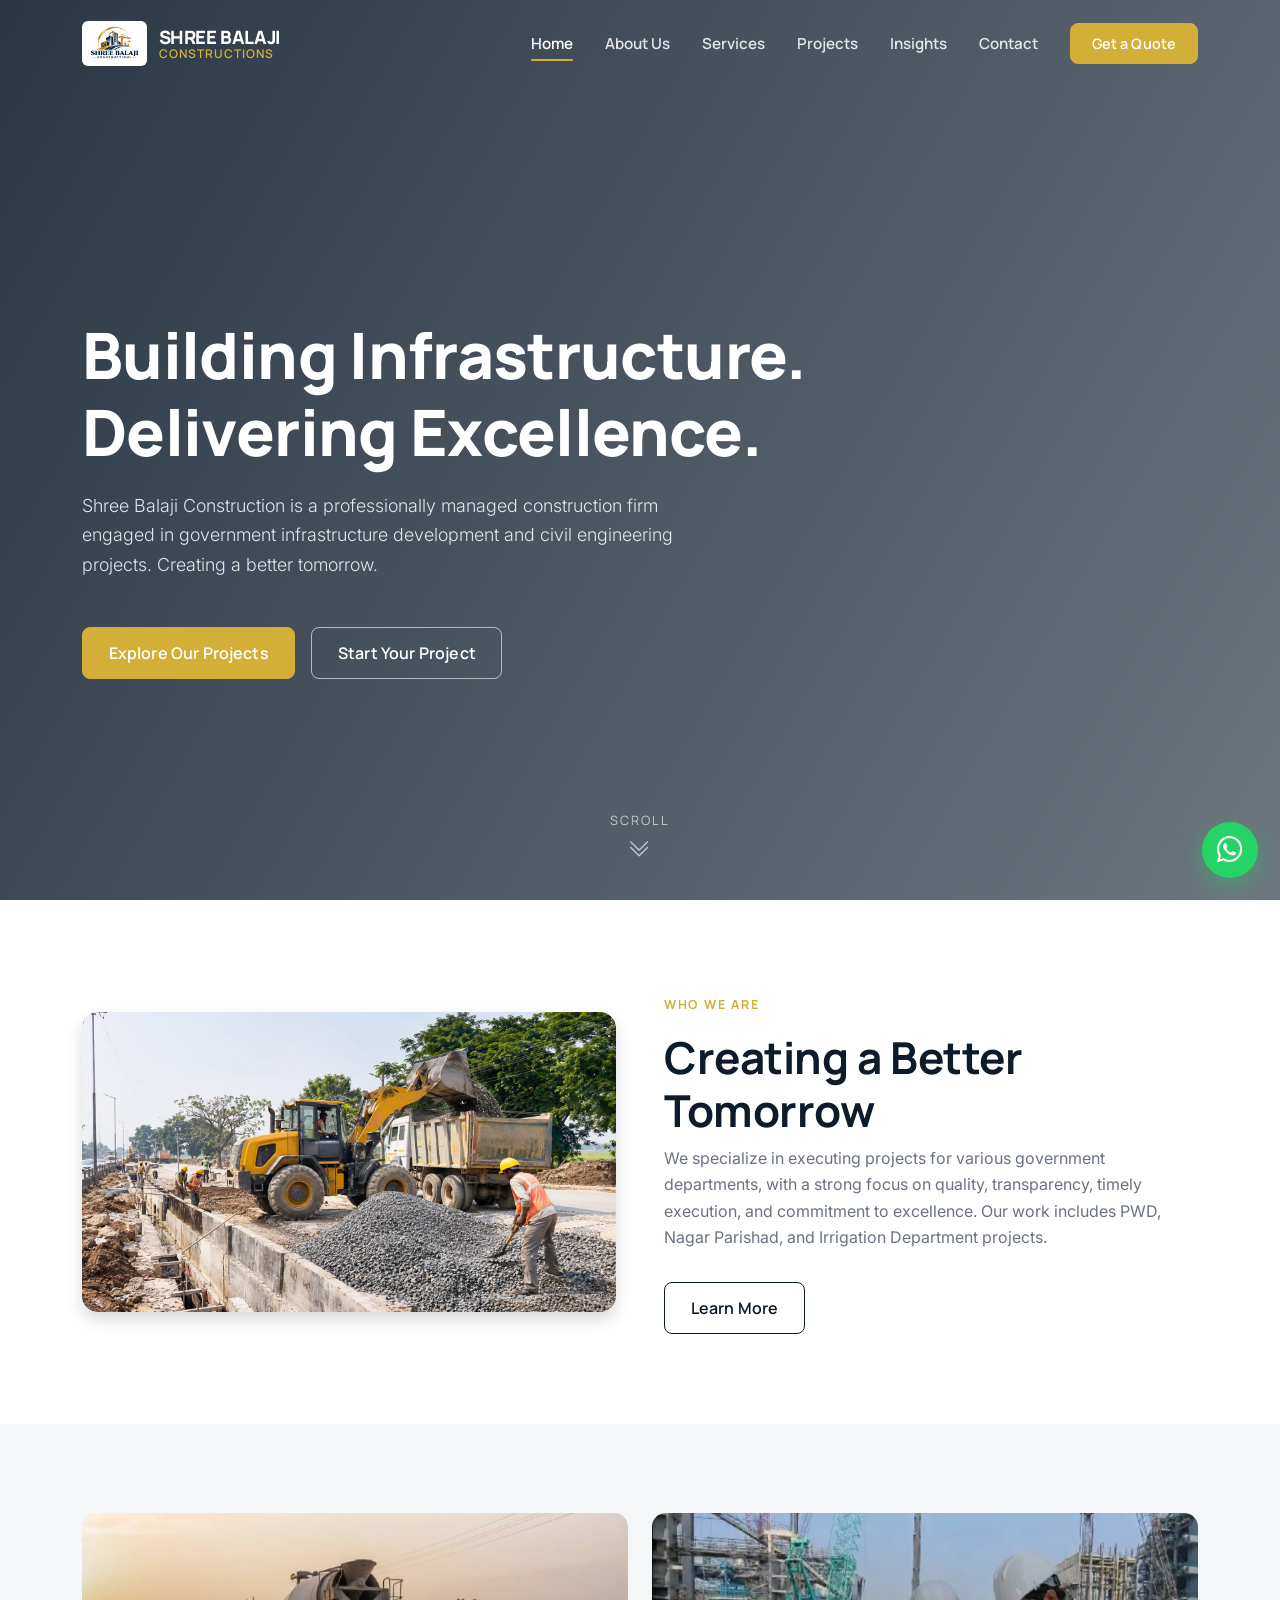
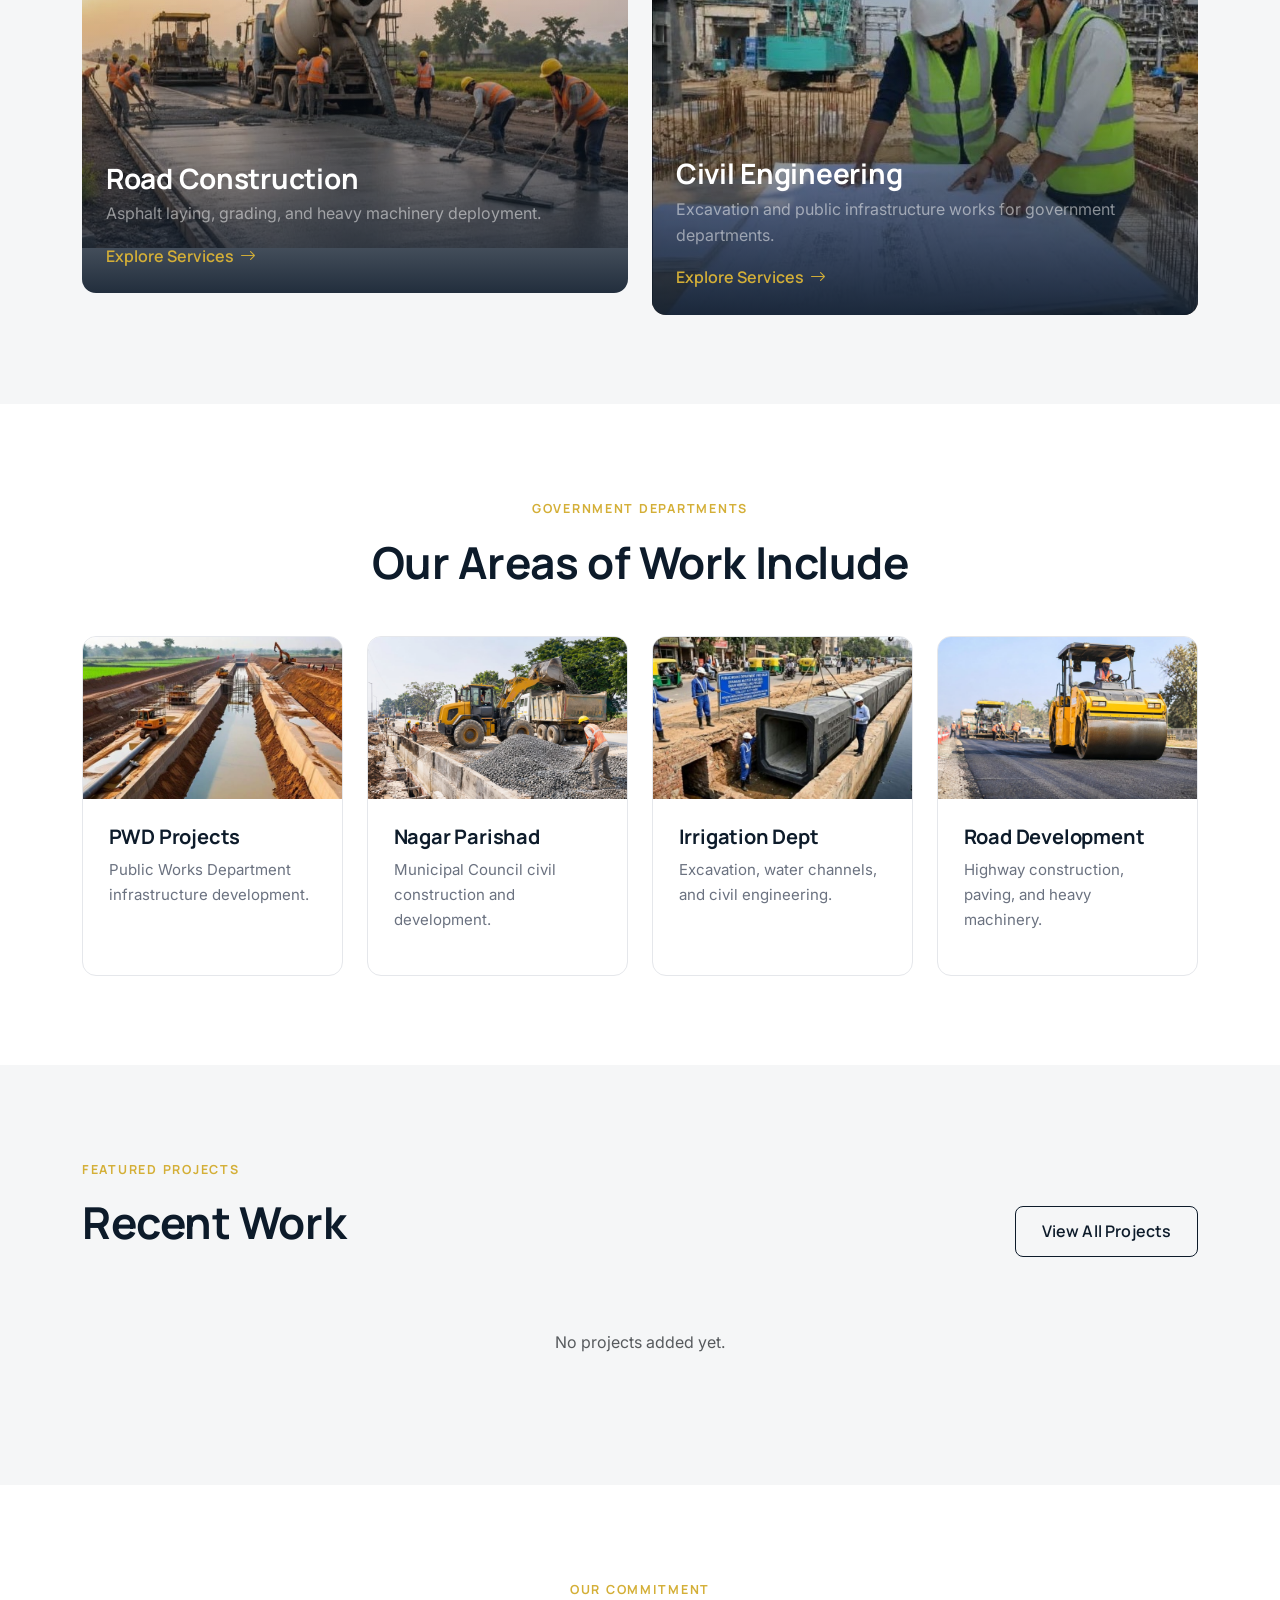
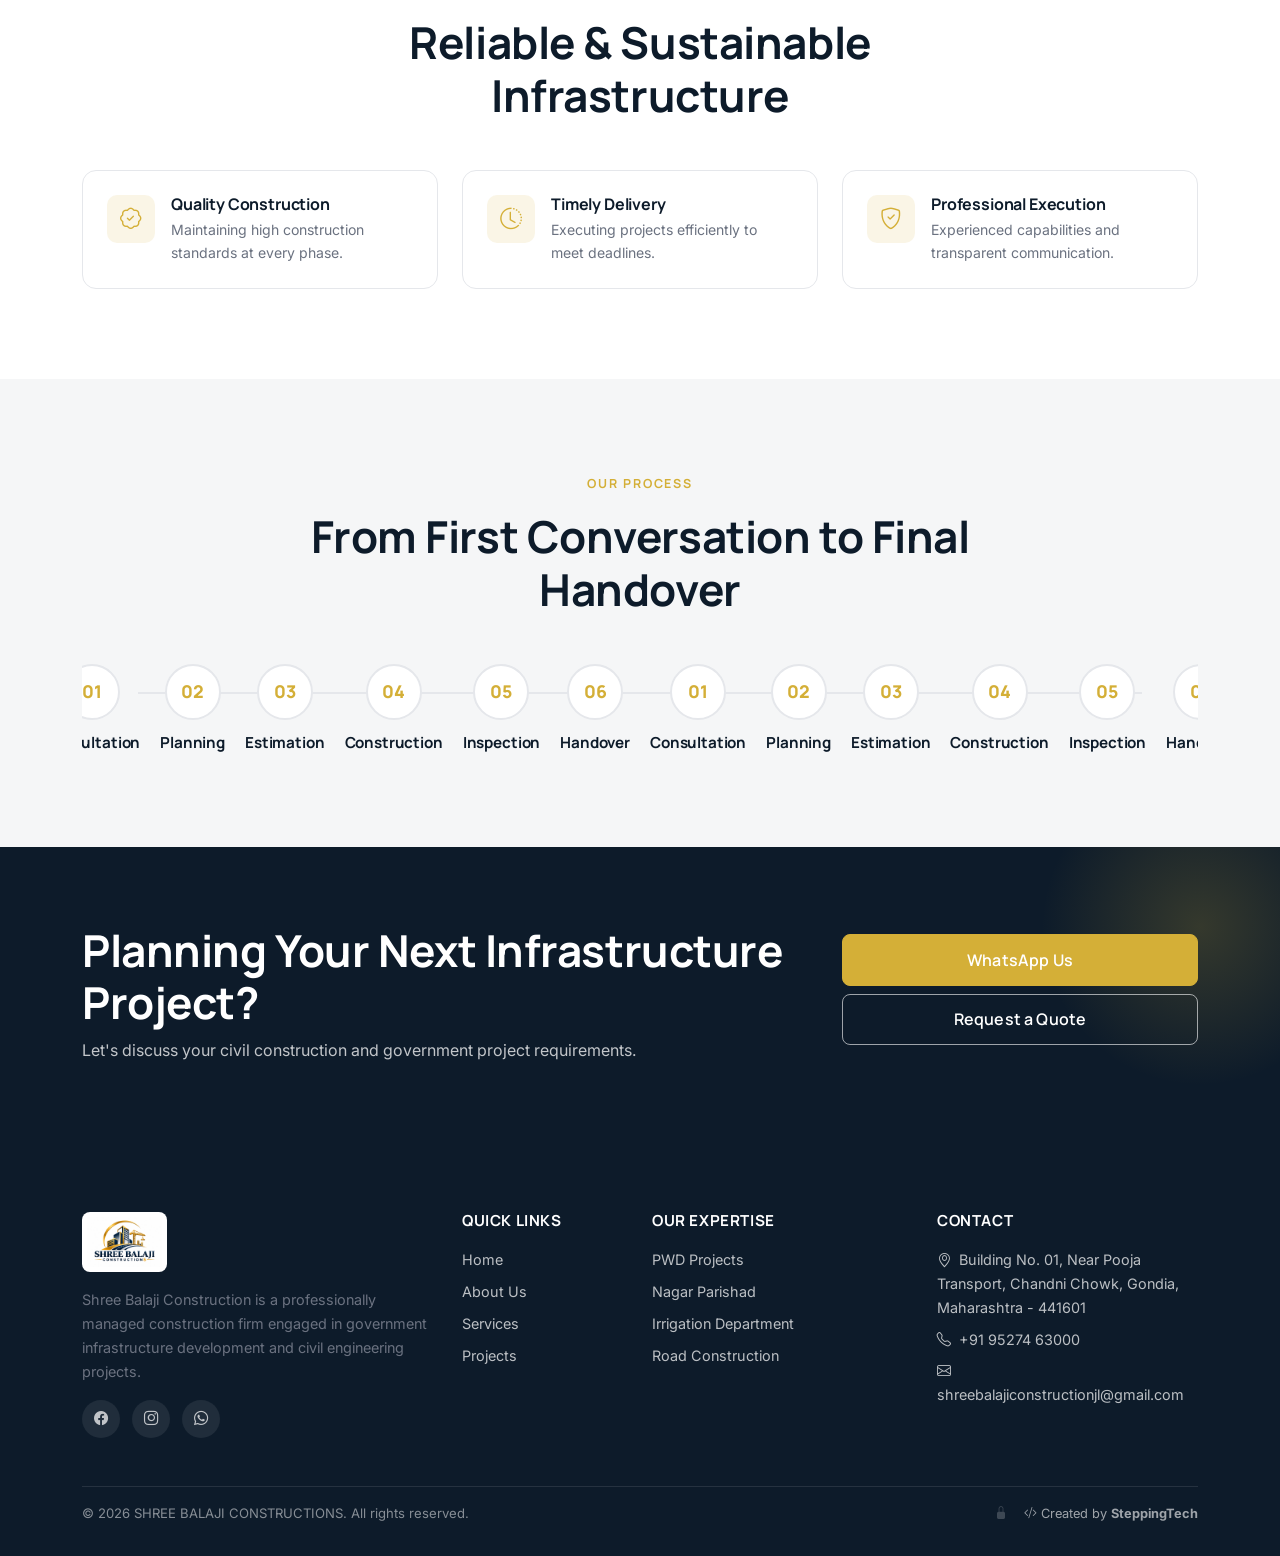
<file: Index.html>
<!doctype html>
<html lang="en">
  <head>
    <meta charset="UTF-8" />
    <meta name="viewport" content="width=device-width, initial-scale=1" />
    <title>
      Shree Balaji Constructions | Government Infrastructure & Civil Engineering
    </title>
    <link
      href="https://cdn.jsdelivr.net/npm/bootstrap@5.3.3/dist/css/bootstrap.min.css"
      rel="stylesheet"
    />
    <link
      href="https://cdn.jsdelivr.net/npm/bootstrap-icons@1.11.3/font/bootstrap-icons.min.css"
      rel="stylesheet"
    />
    <link href="../CSS/style.css" rel="stylesheet" />
  </head>
<body data-page="home">

  <!-- PRELOADER HERE -->
  <div id="preloader">
    <div class="loader-content">
      <img src="../images/logo.jpeg" alt="Shree Balaji Constructions" class="loader-logo">
      <div class="loader-bar">
        <div class="loader-progress"></div>
      </div>
    </div>
  </div>
    <div id="navbar-slot"></div>

    <!-- HERO -->
    <section class="hero">
      <div class="container">
        <h1 data-reveal>
          Building Infrastructure.<br />Delivering Excellence.
        </h1>
        <p class="lead" data-reveal>
          Shree Balaji Construction is a professionally managed construction
          firm engaged in government infrastructure development and civil
          engineering projects. Creating a better tomorrow.
        </p>
        <div data-reveal>
          <a href="projects.html" class="btn btn-accent"
            >Explore Our Projects</a
          >
          <a href="contact.html" class="btn btn-outline-light"
            >Start Your Project</a
          >
        </div>
      </div>
      <div class="hero-scroll">
        Scroll<i class="bi bi-chevron-double-down"></i>
      </div>
    </section>

    <!-- COMPANY INTRO -->
    <section class="section">
      <div class="container">
        <div class="row g-4 g-lg-5 align-items-center">
          <div class="col-lg-6" data-reveal>
          
            <img
              src="../images/img1.jpeg"
              alt="Civil Construction"
              class="rounded-4 shadow w-100"
              loading="lazy"
            />
          </div>
          <div class="col-lg-6" data-reveal>
            <span class="eyebrow">Who We Are</span>
            <h2>Creating a Better Tomorrow</h2>
            <p>
              We specialize in executing projects for various government
              departments, with a strong focus on quality, transparency, timely
              execution, and commitment to excellence. Our work includes PWD,
              Nagar Parishad, and Irrigation Department projects.
            </p>
            <a href="about.html" class="btn btn-dark-ghost mt-3">Learn More</a>
          </div>
        </div>
      </div>
    </section>

    <!-- BUSINESS CATEGORIES -->
    <section class="section section-bg">
      <div class="container">
        <div class="row g-4">
          <div class="col-lg-6" data-reveal>
            <div
              class="project-card"
              style="aspect-ratio: auto; min-height: 380px"
            >
              <img
                src="../images/img8.jpeg"
                alt="Road Construction"
                loading="lazy"
              />
              <div class="overlay">
                <h3>Road Construction</h3>
                <p class="mb-3 d-none d-md-block text-white-50">
                  Asphalt laying, grading, and heavy machinery deployment.
                </p>
                <a href="services.html" class="btn-link-arrow"
                  >Explore Services <i class="bi bi-arrow-right"></i
                ></a>
              </div>
            </div>
          </div>
          <div class="col-lg-6" data-reveal>
            <div
              class="project-card"
              style="aspect-ratio: auto; min-height: 380px"
            >
              <img
                src="../images/img6.jpeg"
                alt="Civil Engineering"
                loading="lazy"
              />
              <div class="overlay">
                <h3>Civil Engineering</h3>
                <p class="mb-3 d-none d-md-block text-white-50">
                  Excavation and public infrastructure works for government
                  departments.
                </p>
                <a href="services.html" class="btn-link-arrow"
                  >Explore Services <i class="bi bi-arrow-right"></i
                ></a>
              </div>
            </div>
          </div>
        </div>
      </div>
    </section>

    <!-- SERVICES OVERVIEW -->
    <section class="section">
      <div class="container">
        <div class="section-title center mb-5" data-reveal>
          <span class="eyebrow">Government Departments</span>
          <h2>Our Areas of Work Include</h2>
        </div>
        <div class="row g-4 mobile-x-scroll">
          <div class="col-md-6 col-lg-3" data-reveal>
            <div class="card-feature">
              <img
                class="card-img"
                src="../images/img11.jpeg"
                alt="PWD"
                loading="lazy"
              />
              <div class="card-body">
                <h5>PWD Projects</h5>
                <p>Public Works Department infrastructure development.</p>
              </div>
            </div>
          </div>
          <div class="col-md-6 col-lg-3" data-reveal>
            <div class="card-feature">
              <img
                class="card-img"
                src="../images/img1.jpeg"
                alt="Nagar Parishad"
                loading="lazy"
              />
              <div class="card-body">
                <h5>Nagar Parishad</h5>
                <p>Municipal Council civil construction and development.</p>
              </div>
            </div>
          </div>
          <div class="col-md-6 col-lg-3" data-reveal>
            <div class="card-feature">
              <img
                class="card-img"
                src="../images/img5.jpeg"
                alt="Irrigation"
                loading="lazy"
              />
              <div class="card-body">
                <h5>Irrigation Dept</h5>
                <p>Excavation, water channels, and civil engineering.</p>
              </div>
            </div>
          </div>
          <div class="col-md-6 col-lg-3" data-reveal>
            <div class="card-feature">
              <img
                class="card-img"
                src="../images/img4.jpeg"
                alt="Roads"
                loading="lazy"
              />
              <div class="card-body">
                <h5>Road Development</h5>
                <p>Highway construction, paving, and heavy machinery.</p>
              </div>
            </div>
          </div>
        </div>
      </div>
    </section>

    <!-- FEATURED PROJECTS  -->
    <section class="section section-bg">
      <div class="container">
        <div
          class="d-flex justify-content-between align-items-end flex-wrap gap-3 mb-5"
          data-reveal
        >
          <div class="section-title">
            <span class="eyebrow">Featured Projects</span>
            <h2>Recent Work</h2>
          </div>
          <a
            href="projects.html"
            class="btn btn-dark-ghost d-none d-sm-inline-block"
            >View All Projects</a
          >
        </div>
        <div class="row g-4 mobile-x-scroll" id="featuredProjects"></div>
        <div class="text-center mt-4 d-sm-none">
          <a href="projects.html" class="btn btn-dark-ghost w-100"
            >View All Projects</a
          >
        </div>
      </div>
    </section>

    <!-- WHY CHOOSE US -->
    <section class="section">
      <div class="container">
        <div class="section-title center mb-5" data-reveal>
          <span class="eyebrow">Our Commitment</span>
          <h2>Reliable & Sustainable Infrastructure</h2>
        </div>
        <div class="row g-4">
          <div class="col-md-6 col-lg-4" data-reveal>
            <div class="feature-item">
              <div class="feature-icon"><i class="bi bi-patch-check"></i></div>
              <div>
                <h6>Quality Construction</h6>
                <p>Maintaining high construction standards at every phase.</p>
              </div>
            </div>
          </div>
          <div class="col-md-6 col-lg-4" data-reveal>
            <div class="feature-item">
              <div class="feature-icon">
                <i class="bi bi-clock-history"></i>
              </div>
              <div>
                <h6>Timely Delivery</h6>
                <p>Executing projects efficiently to meet deadlines.</p>
              </div>
            </div>
          </div>
          <div class="col-md-6 col-lg-4" data-reveal>
            <div class="feature-item">
              <div class="feature-icon"><i class="bi bi-shield-check"></i></div>
              <div>
                <h6>Professional Execution</h6>
                <p>Experienced capabilities and transparent communication.</p>
              </div>
            </div>
          </div>
        </div>
      </div>
    </section>
    <!-- PROCESS -->
    <section class="section section-bg">
      <div class="container">
        <div class="section-title center mb-5" data-reveal>
          <span class="eyebrow">Our Process</span>
          <h2>From First Conversation to Final Handover</h2>
        </div>
        
        
        <div class="process-container" data-reveal>
          <div class="process-track">
            <div class="process-step">
              <div class="process-num">01</div>
              <h6>Consultation</h6>
            </div>
            <div class="process-step">
              <div class="process-num">02</div>
              <h6>Planning</h6>
            </div>
            <div class="process-step">
              <div class="process-num">03</div>
              <h6>Estimation</h6>
            </div>
            <div class="process-step">
              <div class="process-num">04</div>
              <h6>Construction</h6>
            </div>
            <div class="process-step">
              <div class="process-num">05</div>
              <h6>Inspection</h6>
            </div>
            <div class="process-step">
              <div class="process-num">06</div>
              <h6>Handover</h6>
            </div>
          </div>
        </div>
      </div>
    </section>

    <!-- CTA -->
    <section class="cta-band">
      <div class="container position-relative">
        <div class="row align-items-center g-4 text-center text-lg-start">
          <div class="col-lg-8" data-reveal>
            <h2>Planning Your Next Infrastructure Project?</h2>
            <p class="mt-2 mb-0">
              Let's discuss your civil construction and government project
              requirements.
            </p>
          </div>
          <div class="col-lg-4 text-lg-end" data-reveal>
            <a
              class="btn btn-accent w-100 w-sm-auto me-lg-2 mb-2"
              href="https://wa.me/910000000000"
              target="_blank"
              >WhatsApp Us</a
            >
            <a
              class="btn btn-outline-light w-100 w-sm-auto mb-2"
              href="contact.html"
              >Request a Quote</a
            >
          </div>
        </div>
      </div>
    </section>

    <div id="footer-slot"></div>

    <script src="https://cdn.jsdelivr.net/npm/bootstrap@5.3.3/dist/js/bootstrap.bundle.min.js"></script>
    <script src="../JS/main.js"></script>
    <script type="module">
      import { fetchProjects } from "../JS/google-sheet-api.js";

      document.addEventListener("DOMContentLoaded", async () => {
        const el = document.getElementById("featuredProjects");
        if (!el) return;

        const projects = await fetchProjects();

        if (projects.length === 0) {
          el.innerHTML = `<div class="col-12 text-center py-4"><p class="text-muted">No projects added yet.</p></div>`;
          return;
        }

        el.innerHTML = projects
          .slice(0, 3)
          .map(
            (p) => `
            <div class="col-md-6 col-lg-4" data-reveal>
                <a class="project-card" href="project-details.html?project=${encodeURIComponent(p.Slug)}">
                    <img src="${p.Cover}" alt="${p.Title}" loading="lazy">
                    <span class="badge-status ${p.Status === "Completed" ? "badge-completed" : "badge-ongoing"}">${p.Status}</span>
                    <div class="overlay">
                    <h5>${p.Title}</h5>
                    <div class="meta"><span>${p.Category}</span><span>${p.Location}</span></div>
                    </div>
                </a>
            </div>`,
          )
          .join("");
        el.querySelectorAll("[data-reveal]").forEach((e) =>
          e.classList.add("in-view"),
        );
      });
    </script>
  </body>
</html>
</file>
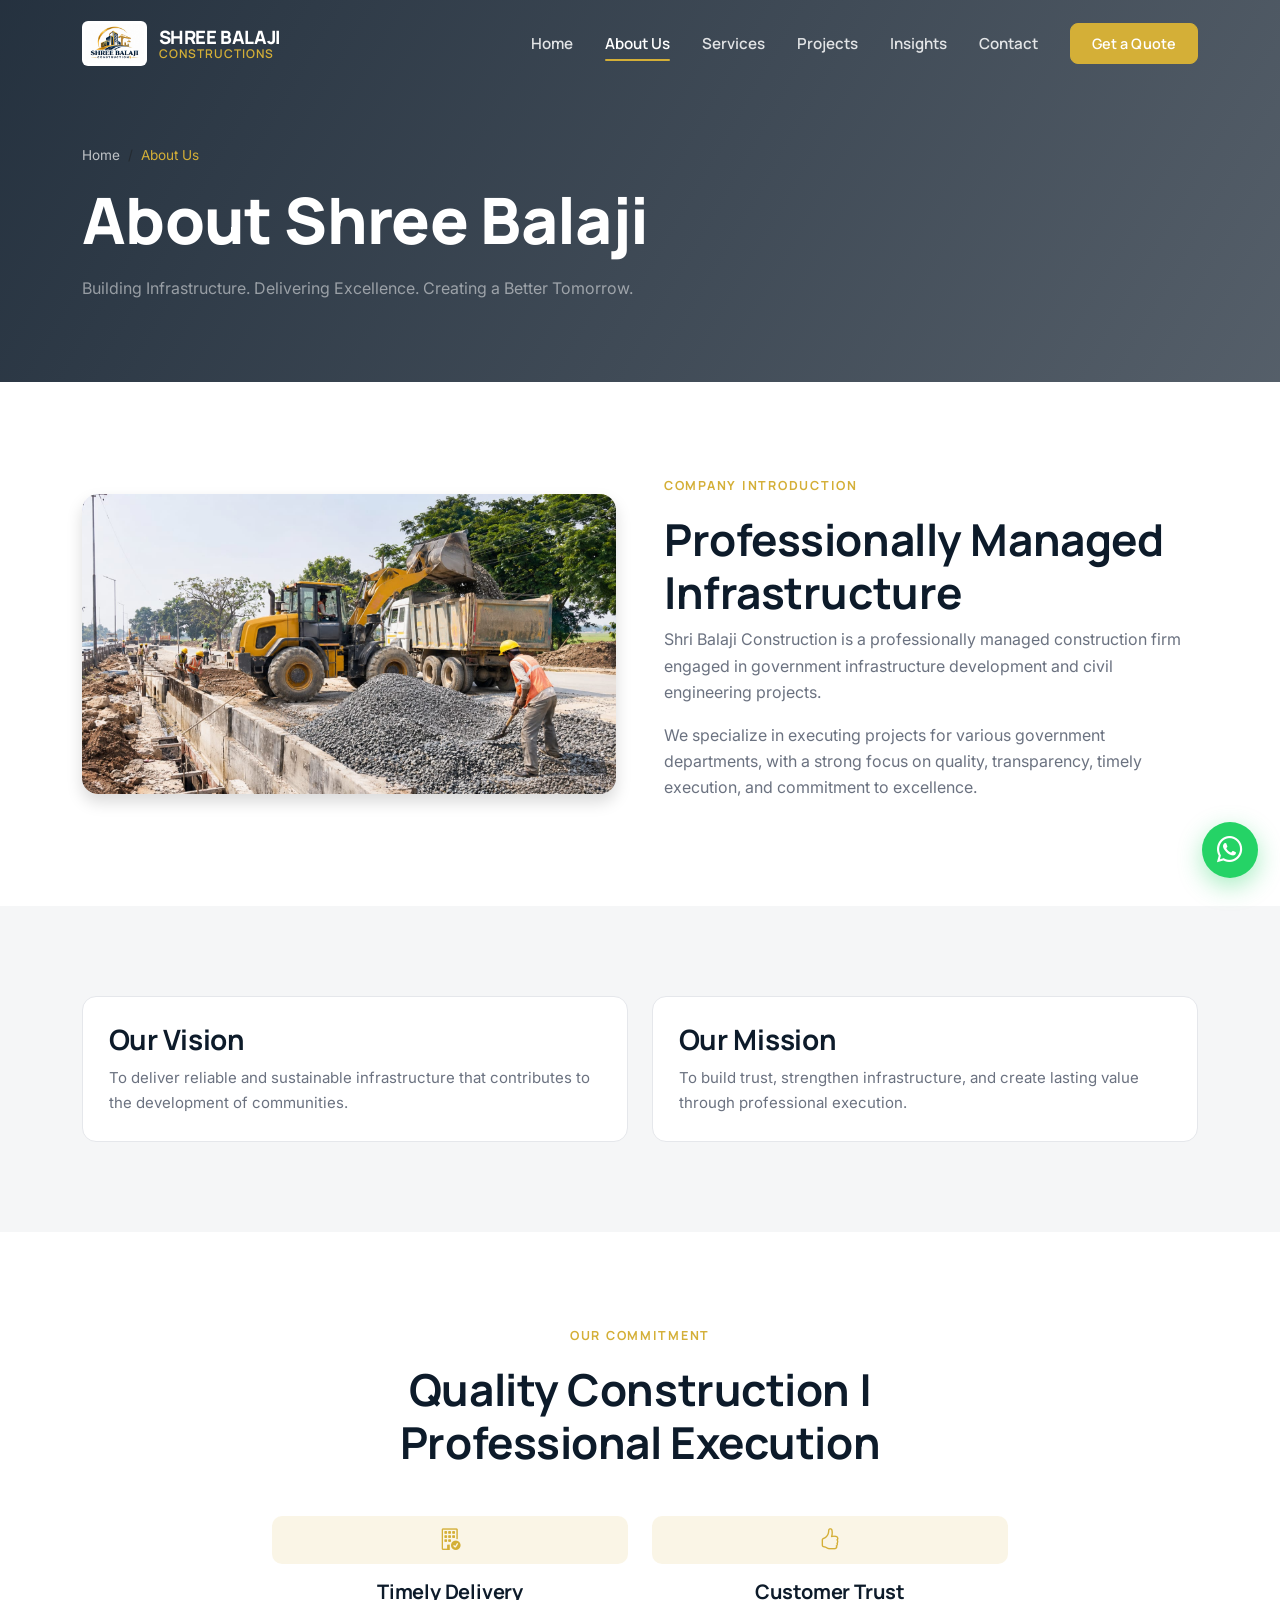
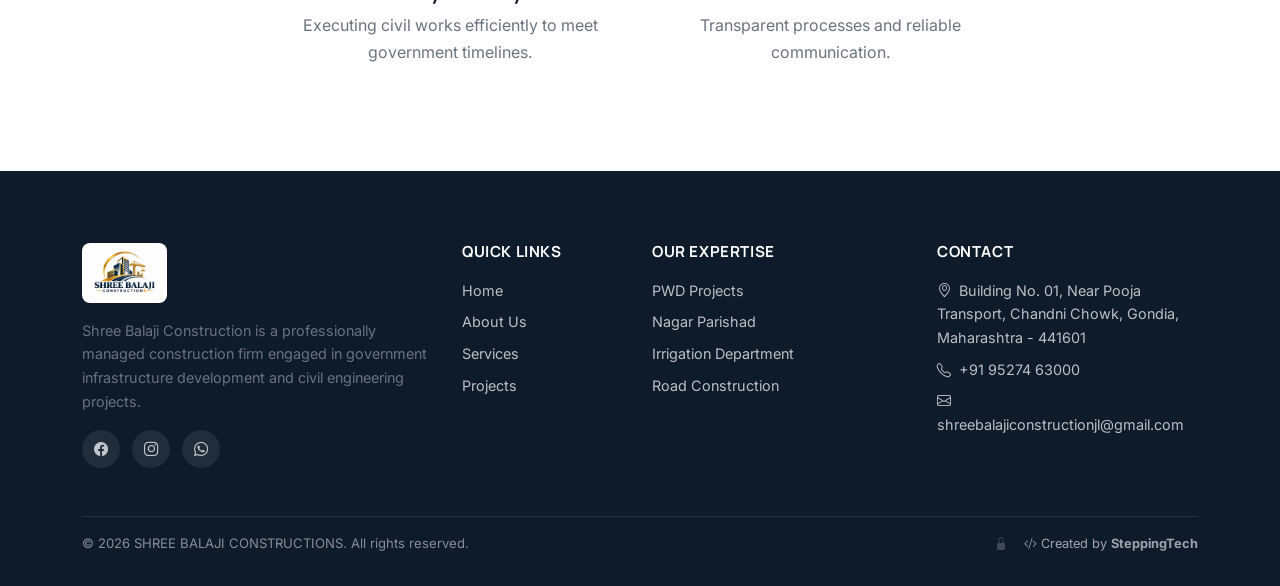
<file: about.html>
<!DOCTYPE html>
<html lang="en">
<head>
  <meta charset="UTF-8"><meta name="viewport" content="width=device-width, initial-scale=1">
  <title>About Us | Shree Balaji Constructions</title>
  <link href="https://cdn.jsdelivr.net/npm/bootstrap@5.3.3/dist/css/bootstrap.min.css" rel="stylesheet">
  <link href="https://cdn.jsdelivr.net/npm/bootstrap-icons@1.11.3/font/bootstrap-icons.min.css" rel="stylesheet">
  <link href="../CSS/style.css" rel="stylesheet">
</head>
<body data-page="about">
<div id="navbar-slot"></div>

<section class="page-hero">
  <div class="container">
    <nav aria-label="breadcrumb"><ol class="breadcrumb"><li class="breadcrumb-item"><a href="index.html">Home</a></li><li class="breadcrumb-item active">About Us</li></ol></nav>
    <h1 class="mt-3">About Shree Balaji</h1>
    <p class="text-white-50 mt-3" style="max-width: 600px;">Building Infrastructure. Delivering Excellence. Creating a Better Tomorrow.</p>
  </div>
</section>

<section class="section">
  <div class="container">
    <div class="row g-4 g-lg-5 align-items-center">
      <div class="col-lg-6" data-reveal><img src="../images/img1.jpeg" alt="Construction" class="rounded-4 shadow w-100" loading="lazy"></div>
      <div class="col-lg-6" data-reveal>
        <span class="eyebrow">Company Introduction</span>
        <h2>Professionally Managed Infrastructure</h2>
        <p>Shri Balaji Construction is a professionally managed construction firm engaged in government infrastructure development and civil engineering projects.</p>
        <p>We specialize in executing projects for various government departments, with a strong focus on quality, transparency, timely execution, and commitment to excellence.</p>
      </div>
    </div>
  </div>
</section>

<section class="section section-bg">
  <div class="container">
    <div class="row g-4">
      <div class="col-md-6" data-reveal>
        <div class="card-feature h-100"><div class="card-body">
          <h3>Our Vision</h3>
          <p class="mb-0">To deliver reliable and sustainable infrastructure that contributes to the development of communities.</p>
        </div></div>
      </div>
      <div class="col-md-6" data-reveal>
        <div class="card-feature h-100"><div class="card-body">
          <h3>Our Mission</h3>
          <p class="mb-0">To build trust, strengthen infrastructure, and create lasting value through professional execution.</p>
        </div></div>
      </div>
    </div>
  </div>
</section>

<section class="section">
  <div class="container">
    <div class="section-title center mb-5" data-reveal>
      <span class="eyebrow">Our Commitment</span>
      <h2>Quality Construction | Professional Execution</h2>
    </div>
    <div class="row g-4 justify-content-center text-center">
      <div class="col-md-4" data-reveal>
        <div class="feature-icon mx-auto mb-3"><i class="bi bi-building-check"></i></div>
        <h5>Timely Delivery</h5>
        <p>Executing civil works efficiently to meet government timelines.</p>
      </div>
      <div class="col-md-4" data-reveal>
        <div class="feature-icon mx-auto mb-3"><i class="bi bi-hand-thumbs-up"></i></div>
        <h5>Customer Trust</h5>
        <p>Transparent processes and reliable communication.</p>
      </div>
    </div>
  </div>
</section>

<div id="footer-slot"></div>
<script src="https://cdn.jsdelivr.net/npm/bootstrap@5.3.3/dist/js/bootstrap.bundle.min.js"></script>
<script src="../JS/main.js"></script>
</body>
</html>
</file>
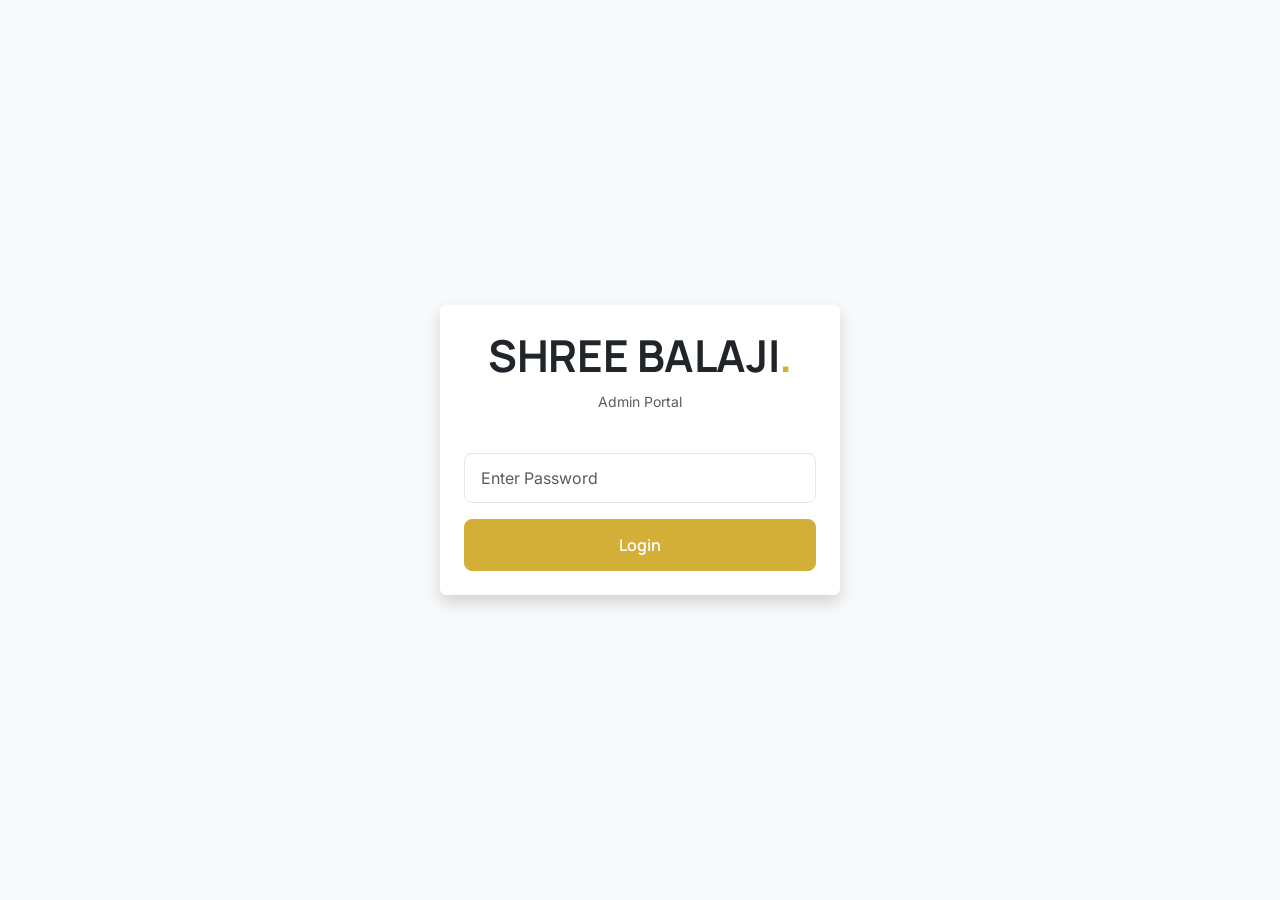
<file: admin.html>
<!DOCTYPE html>
<html lang="en">
<head>
  <meta charset="UTF-8">
  <meta name="viewport" content="width=device-width, initial-scale=1">
  <title>Admin Dashboard | Shree Balaji Constructions</title>
  <link href="https://cdn.jsdelivr.net/npm/bootstrap@5.3.3/dist/css/bootstrap.min.css" rel="stylesheet">
  <link href="https://cdn.jsdelivr.net/npm/bootstrap-icons@1.11.3/font/bootstrap-icons.min.css" rel="stylesheet">
  <link href="../CSS/style.css" rel="stylesheet">
</head>
<body class="bg-light">

<!-- LOGIN SCREEN -->
<div id="loginScreen" class="d-flex align-items-center justify-content-center vh-100 px-3">
    <div class="card p-4 shadow border-0 w-100" style="max-width: 400px;">
        <div class="text-center mb-4">
            <h2 class="font-heading fw-bold text-dark">SHREE BALAJI<span style="color:var(--bc-accent)">.</span></h2>
            <p class="text-muted small">Admin Portal</p>
        </div>
        <input type="password" id="adminPass" class="form-control mb-3" placeholder="Enter Password">
        <button class="btn btn-accent w-100" id="loginBtn">Login</button>
        <p class="text-danger mt-3 text-center small d-none" id="loginError">Incorrect Password</p>
    </div>
</div>

<!-- DASHBOARD -->
<div id="dashboard" class="d-none">
    <nav class="navbar navbar-dark bg-dark px-3 px-md-4 mb-4">
        <span class="navbar-brand font-heading">SHREE BALAJI Admin</span>
        <div class="d-flex gap-2">
            <a href="index.html" class="btn btn-outline-light btn-sm">View Website</a>
            <button class="btn btn-danger btn-sm" onclick="location.reload()">Logout</button>
        </div>
    </nav>

    <div class="container pb-5">
        <div class="row g-4">
            
            <!-- LEFT SIDE: ADD / EDIT PROJECT FORM -->
            <div class="col-lg-5">
                <div class="card shadow-sm border-0">
                    <div class="card-header bg-white py-3">
                        <h5 class="mb-0 font-heading fw-bold" id="formTitle">Add New Project</h5>
                    </div>
                    <div class="card-body">
                        <form id="projectForm">
                            <input type="hidden" id="editSlug" name="oldSlug" value="">
                            
                            <div class="row g-3">
                                <div class="col-12">
                                    <label class="form-label small">Project Title *</label>
                                    <input type="text" id="title" name="title" class="form-control" required>
                                </div>
                                <div class="col-12">
                                    <label class="form-label small">URL Slug (No spaces) *</label>
                                    <input type="text" id="slug" name="slug" class="form-control" placeholder="Auto-generated" readonly style="background-color: #e9ecef;" required>
                                </div>
                                <div class="col-6">
                                    <label class="form-label small">Category *</label>
                                    <select id="category" name="category" class="form-select" required>
                                        <option value="PWD Project">PWD Project</option>
                                        <option value="Nagar Parishad">Nagar Parishad</option>
                                        <option value="Irrigation Department">Irrigation Department</option>
                                        <option value="Road Construction">Road Construction</option>
                                        <option value="Civil Works">Civil Works</option>
                                    </select>
                                </div>
                                <div class="col-6">
                                    <label class="form-label small">Status *</label>
                                    <select id="status" name="status" class="form-select" required>
                                        <option value="Completed">Completed</option>
                                        <option value="Ongoing">Ongoing</option>
                                    </select>
                                </div>
                                <div class="col-12">
                                    <label class="form-label small">Location *</label>
                                    <input type="text" id="location" name="location" class="form-control" required>
                                </div>
                                
                                <div class="col-12">
                                    <label class="form-label small">Cover Image (Select from Device) *</label>
                                    <input type="file" id="coverFile" class="form-control" accept="image/*">
                                </div>

                                <div class="col-12">
                                    <label class="form-label small">Project Description *</label>
                                    <textarea id="description" name="description" class="form-control" rows="3" required></textarea>
                                </div>
                                
                                <div class="col-12 mt-4">
                                    <button type="submit" class="btn btn-accent w-100" id="submitBtn">Save Project</button>
                                    <button type="button" class="btn btn-secondary w-100 mt-2 d-none" id="cancelEditBtn">Cancel Edit</button>
                                </div>
                            </div>
                        </form>
                        <div id="projectStatus" class="mt-3"></div>
                    </div>
                </div>
            </div>

            <!-- RIGHT SIDE: LIST -->
            <div class="col-lg-7">
                <div class="card shadow-sm border-0">
                    <div class="card-header bg-white py-3">
                        <h5 class="mb-0 font-heading fw-bold">Manage Projects</h5>
                    </div>
                    <div class="card-body table-responsive">
                        <table class="table table-hover align-middle">
                            <thead class="table-light">
                                <tr>
                                    <th>Title</th>
                                    <th>Category</th>
                                    <th>Actions</th>
                                </tr>
                            </thead>
                            <tbody id="projectsTableBody">
                                <tr><td colspan="3" class="text-center">Loading...</td></tr>
                            </tbody>
                        </table>
                    </div>
                </div>
            </div>
            
        </div>
    </div>
</div>

<script src="https://cdn.jsdelivr.net/npm/bootstrap@5.3.3/dist/js/bootstrap.bundle.min.js"></script>
<script type="module">
  import { fetchProjects, sendToSheet } from '../JS/google-sheet-api.js';

  // === YAHAN APNA CLOUDINARY CLOUD NAME DAALEIN ===
  const CLOUDINARY_CLOUD_NAME = "p8qfrwwr"; // <-- Apna Cloud Name yahan likhein
  const CLOUDINARY_UPLOAD_PRESET = "shree_balaji_preset"; // Jo preset aapne banaya

  const ADMIN_PASSWORD = "admin123"; // Apna password yahan badlein
  let allProjects = [];

  // 1. LOGIN
  document.getElementById("loginBtn").addEventListener("click", () => {
      const pass = document.getElementById("adminPass").value;
      if (pass === ADMIN_PASSWORD) {
          document.getElementById("loginScreen").classList.add("d-none");
          document.getElementById("dashboard").classList.remove("d-none");
          loadProjectsTable();
      } else {
          document.getElementById("loginError").classList.remove("d-none");
      }
  });

  // 2. AUTO GENERATE SLUG
  document.getElementById("title").addEventListener("input", function() {
      const slug = this.value.toLowerCase().replace(/[^a-z0-9]+/g, '-').replace(/^-+|-+$/g, '');
      document.getElementById("slug").value = slug;
  });

  // 3. LOAD PROJECTS
  async function loadProjectsTable() {
      const tbody = document.getElementById("projectsTableBody");
      tbody.innerHTML = `<tr><td colspan="3" class="text-center">Fetching...</td></tr>`;
      
      try {
          allProjects = await fetchProjects();
          if (allProjects.length === 0) {
              tbody.innerHTML = `<tr><td colspan="3" class="text-center">No projects found.</td></tr>`;
              return;
          }
          tbody.innerHTML = allProjects.map(p => `
              <tr>
                  <td><strong>${p.Title}</strong><br><small class="text-muted">${p.Slug}</small></td>
                  <td><span class="badge bg-secondary">${p.Category}</span></td>
                  <td>
                      <button class="btn btn-sm btn-primary me-1" onclick="editProject('${p.Slug}')"><i class="bi bi-pencil"></i></button>
                      <button class="btn btn-sm btn-danger" onclick="deleteProject('${p.Slug}')"><i class="bi bi-trash"></i></button>
                  </td>
              </tr>
          `).join("");
      } catch (error) {
          tbody.innerHTML = `<tr><td colspan="3" class="text-center text-danger">Error connecting.</td></tr>`;
      }
  }

  // 4. FORM SUBMIT (Cloudinary Upload)
  document.getElementById("projectForm").addEventListener("submit", async (e) => {
    e.preventDefault();
    
    const btn = document.getElementById("submitBtn");
    const status = document.getElementById("projectStatus");
    const isEdit = document.getElementById("editSlug").value !== "";
    
    const title = document.getElementById("title").value;
    const slug = document.getElementById("slug").value;
    const location = document.getElementById("location").value;
    const fileInput = document.getElementById('coverFile');
    const file = fileInput.files[0];

    if (!title || !slug || !location) {
        status.innerHTML = `<div class="alert alert-danger py-2">Please fill all text fields.</div>`;
        return;
    }
    
    if (!isEdit && !file) {
        status.innerHTML = `<div class="alert alert-danger py-2">Please select a Cover Image.</div>`;
        return;
    }

    btn.innerText = "Processing...";
    btn.disabled = true;
    status.innerHTML = "";

    let finalImageUrl = "KEEP_OLD"; 

    // Agar nayi image select ki hai, toh Cloudinary par upload karein
    if (file) {
        btn.innerText = "Uploading Image to Cloudinary...";
        
        const formData = new FormData();
        formData.append("file", file);
        formData.append("upload_preset", CLOUDINARY_UPLOAD_PRESET);

        try {
            const response = await fetch(`https://api.cloudinary.com/v1_1/${CLOUDINARY_CLOUD_NAME}/image/upload`, {
                method: "POST",
                body: formData
            });
            const data = await response.json();
            
            if(data.secure_url) {
                finalImageUrl = data.secure_url; 
            } else {
                throw new Error("Upload failed");
            }
        } catch (error) {
            status.innerHTML = `<div class="alert alert-danger py-2">Image upload failed. Check Cloudinary settings.</div>`;
            btn.innerText = "Save Project";
            btn.disabled = false;
            return;
        }
    }

    btn.innerText = "Saving to Sheet...";

    const sheetData = new FormData();
    sheetData.append("action", isEdit ? "updateProject" : "addProject");
    sheetData.append("title", title);
    sheetData.append("slug", slug);
    sheetData.append("oldSlug", document.getElementById("editSlug").value);
    sheetData.append("category", document.getElementById("category").value);
    sheetData.append("status", document.getElementById("status").value);
    sheetData.append("location", location);
    sheetData.append("description", document.getElementById("description").value);
    sheetData.append("cover", finalImageUrl); 

    const res = await sendToSheet(sheetData);
    
    if(res.success) {
        status.innerHTML = `<div class="alert alert-success py-2">Project saved successfully!</div>`;
        resetForm();
        setTimeout(loadProjectsTable, 2000);
    } else {
        status.innerHTML = `<div class="alert alert-danger py-2">Failed to save to Google Sheet.</div>`;
    }
    
    btn.innerText = "Save Project";
    btn.disabled = false;
  });

  // 5. EDIT PROJECT
  window.editProject = function(slug) {
      const project = allProjects.find(p => p.Slug === slug);
      if (!project) return;

      document.getElementById("formTitle").innerText = "Edit Project";
      document.getElementById("editSlug").value = project.Slug;
      document.getElementById("title").value = project.Title;
      document.getElementById("slug").value = project.Slug;
      document.getElementById("category").value = project.Category;
      document.getElementById("status").value = project.Status;
      document.getElementById("location").value = project.Location;
      document.getElementById("description").value = project.Description;
      
      document.getElementById("coverFile").value = "";
      document.getElementById("cancelEditBtn").classList.remove("d-none");
      window.scrollTo(0, 0);
  };

  // 6. CANCEL EDIT
  document.getElementById("cancelEditBtn").addEventListener("click", resetForm);

  function resetForm() {
      document.getElementById("projectForm").reset();
      document.getElementById("editSlug").value = "";
      document.getElementById("formTitle").innerText = "Add New Project";
      document.getElementById("cancelEditBtn").classList.add("d-none");
  }

  // 7. DELETE PROJECT
  window.deleteProject = async function(slug) {
      if (!confirm("Are you sure you want to delete this project?")) return;

      const sheetData = new FormData();
      sheetData.append("action", "deleteProject");
      sheetData.append("slug", slug);

      const res = await sendToSheet(sheetData); 
      
      if (res.success) {
          alert("Project deleted! Updating table...");
          setTimeout(loadProjectsTable, 2000); 
      } else {
          alert("Error deleting project.");
      }
  };
</script>
</body>
</html>
</file>
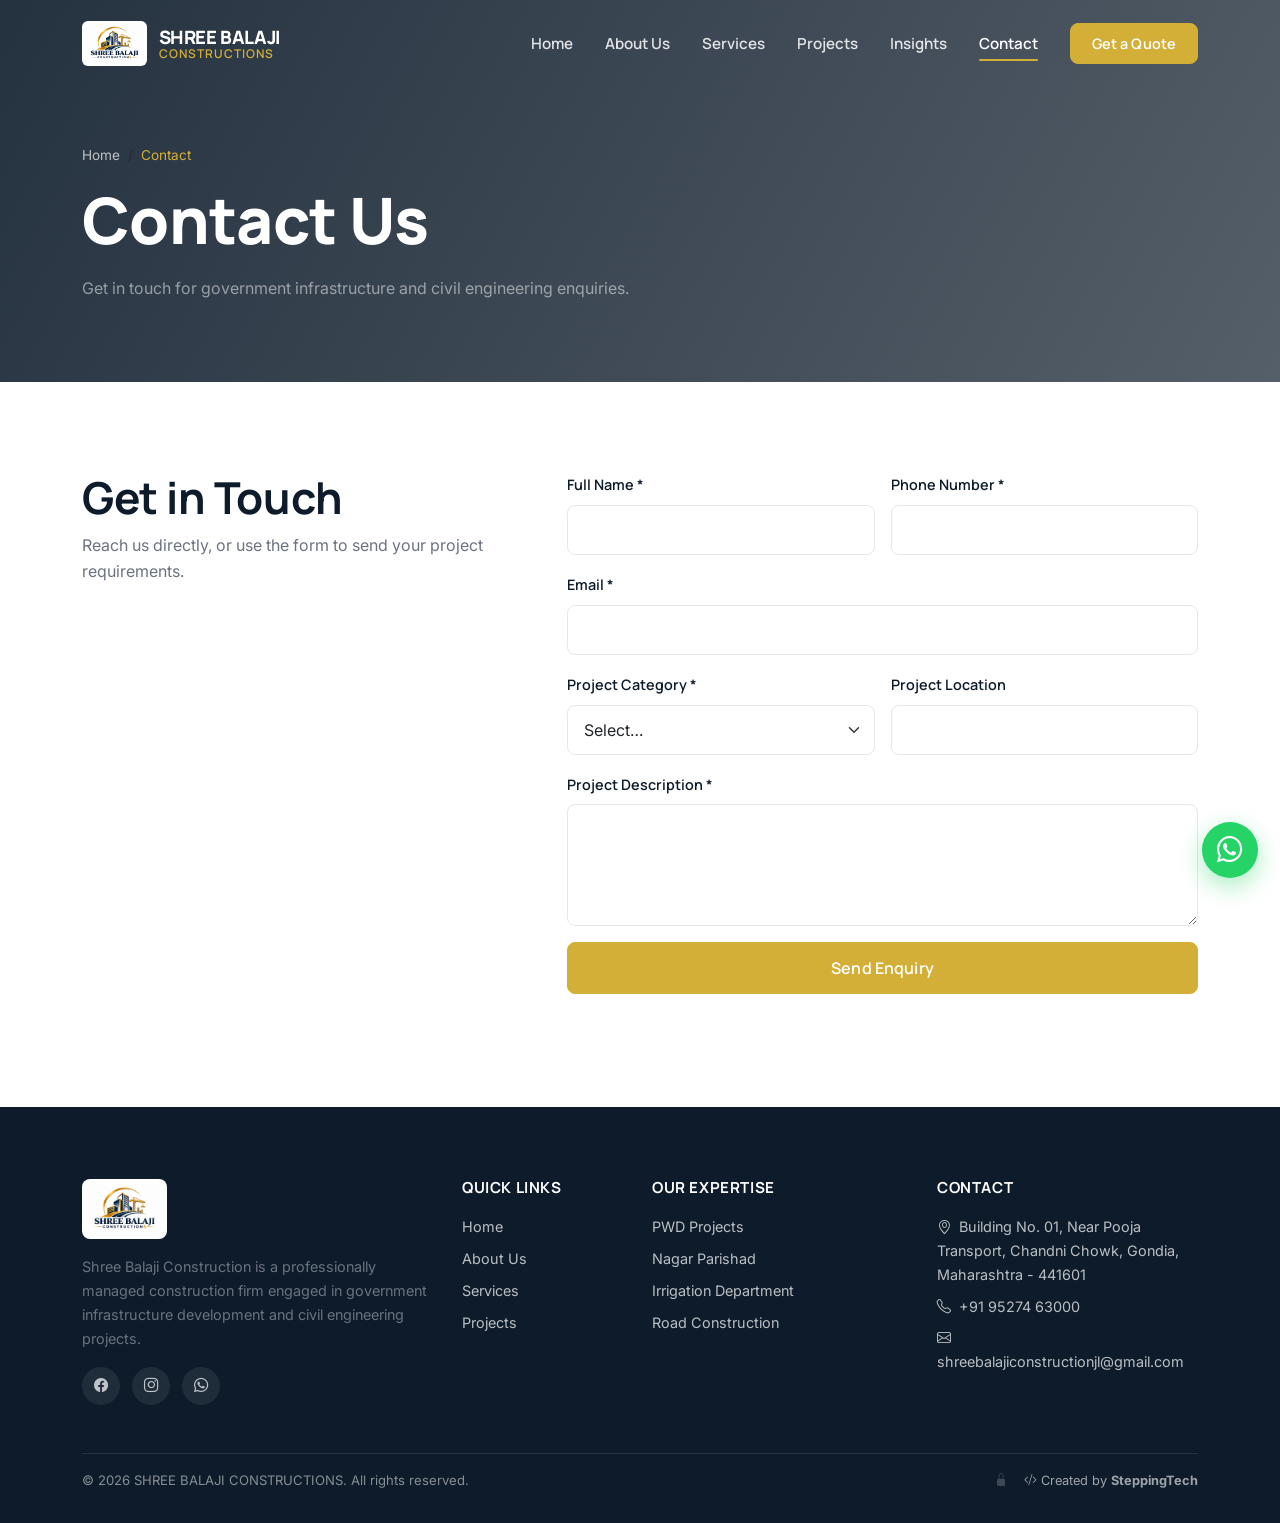
<file: contact.html>
<!doctype html>
<html lang="en">
  <head>
    <meta charset="UTF-8" />
    <meta name="viewport" content="width=device-width, initial-scale=1" />
    <title>Contact Us | Shree Balaji Constructions</title>
    <link
      href="https://cdn.jsdelivr.net/npm/bootstrap@5.3.3/dist/css/bootstrap.min.css"
      rel="stylesheet"
    />
    <link
      href="https://cdn.jsdelivr.net/npm/bootstrap-icons@1.11.3/font/bootstrap-icons.min.css"
      rel="stylesheet"
    />
    <link href="../CSS/style.css" rel="stylesheet" />
  </head>
  <body data-page="contact">
    <div id="navbar-slot"></div>

    <section class="page-hero">
      <div class="container">
        <nav aria-label="breadcrumb">
          <ol class="breadcrumb">
            <li class="breadcrumb-item"><a href="index.html">Home</a></li>
            <li class="breadcrumb-item active">Contact</li>
          </ol>
        </nav>
        <h1 class="mt-3">Contact Us</h1>
        <p class="text-white-50 mt-3">
          Get in touch for government infrastructure and civil engineering
          enquiries.
        </p>
      </div>
    </section>

    <section class="section">
      <div class="container">
        <div class="row g-4 g-lg-5">
          <!-- INFO -->
          <div class="col-lg-5" data-reveal>
            <h2>Get in Touch</h2>
            <p>
              Reach us directly, or use the form to send your project
              requirements.
            </p>
            <ul class="list-unstyled mt-4" id="contactInfo"></ul>

            <!-- GOOGLE MAPS EMBED START -->
            <div id="mapEmbed" class="mt-4">
              <iframe
                src="https://www.google.com/maps/embed?pb=!1m18!1m12!1m3!1d14878.03807154349!2d80.1802573!3d21.4560508!2m3!1f0!2f0!3f0!3m2!1i1024!2i768!4f13.1!3m3!1m2!1s0x3a2b4bfc3b9f1a6f%3A0x6b8d3c3c3c3c3c3c!2sChandni%20Chowk%2C%20Gondia%2C%20Maharashtra%20441601!5e0!3m2!1sen!2sin!4v1700000000000!5m2!1sen!2sin"
                width="100%"
                height="300"
                style="border: 0; border-radius: 12px"
                allowfullscreen=""
                loading="lazy"
                referrerpolicy="no-referrer-when-downgrade"
              ></iframe>
            </div>
            <!-- GOOGLE MAPS EMBED END -->
          </div>

          <!-- FORM -->
          <div class="col-lg-7" data-reveal>
            <form id="enquiryForm" novalidate>
              <div class="row g-3">
                <div class="col-md-6">
                  <label class="form-label" for="fullName">Full Name *</label>
                  <input
                    type="text"
                    class="form-control"
                    id="fullName"
                    name="fullName"
                    required
                  />
                  <div
                    class="form-text error text-danger"
                    style="display: none"
                  >
                    Please enter your name.
                  </div>
                </div>
                <div class="col-md-6">
                  <label class="form-label" for="phone">Phone Number *</label>
                  <input
                    type="tel"
                    class="form-control"
                    id="phone"
                    name="phone"
                    required
                  />
                  <div
                    class="form-text error text-danger"
                    style="display: none"
                  >
                    Please enter a valid phone number.
                  </div>
                </div>
                <div class="col-12">
                  <label class="form-label" for="email">Email *</label>
                  <input
                    type="email"
                    class="form-control"
                    id="email"
                    name="email"
                    required
                  />
                  <div
                    class="form-text error text-danger"
                    style="display: none"
                  >
                    Please enter a valid email.
                  </div>
                </div>
                <div class="col-md-6">
                  <label class="form-label" for="category"
                    >Project Category *</label
                  >
                  <select
                    class="form-select"
                    id="category"
                    name="category"
                    required
                  >
                    <option value="">Select…</option>
                    <option>PWD Project</option>
                    <option>Nagar Parishad</option>
                    <option>Irrigation Department</option>
                    <option>Road Construction</option>
                    <option>Other Civil Works</option>
                  </select>
                </div>
                <div class="col-md-6">
                  <label class="form-label" for="location"
                    >Project Location</label
                  >
                  <input
                    type="text"
                    class="form-control"
                    id="location"
                    name="location"
                  />
                </div>
                <div class="col-12">
                  <label class="form-label" for="description"
                    >Project Description *</label
                  >
                  <textarea
                    class="form-control"
                    id="description"
                    name="description"
                    rows="4"
                    required
                  ></textarea>
                  <div
                    class="form-text error text-danger"
                    style="display: none"
                  >
                    Please enter project description.
                  </div>
                </div>
                <div class="col-12">
                  <button
                    type="submit"
                    class="btn btn-accent w-100 w-sm-auto"
                    id="submitBtn"
                  >
                    Send Enquiry
                  </button>
                </div>
                <div class="col-12">
                  <div id="formStatus" class="mt-2"></div>
                </div>
              </div>
            </form>
          </div>
        </div>
      </div>
    </section>

    <div id="footer-slot"></div>
    <script src="https://cdn.jsdelivr.net/npm/bootstrap@5.3.3/dist/js/bootstrap.bundle.min.js"></script>
    <script src="../JS/main.js"></script>
    <script type="module">
      import { submitEnquiry } from "../JS/google-sheet-api.js";

      document
        .getElementById("enquiryForm")
        .addEventListener("submit", async (e) => {
          e.preventDefault();

          const form = e.target;
          const btn = document.getElementById("submitBtn");
          const status = document.getElementById("formStatus");

          btn.innerText = "Sending...";
          btn.disabled = true;
          status.innerHTML = "";

          const formData = new FormData(form);

          try {
            const res = await submitEnquiry(formData);

            if (res && res.success) {
              // Success Message
              status.innerHTML = `<div class="alert alert-success py-2 mt-3">Thank you! Your enquiry has been sent successfully.</div>`;
              form.reset(); // Form ko clear karein
            } else {
              // API Fail Message
              status.innerHTML = `<div class="alert alert-danger py-2 mt-3">Oops! Something went wrong. Please try again.</div>`;
            }
          } catch (error) {
            status.innerHTML = `<div class="alert alert-danger py-2 mt-3">Network error. Please check your connection.</div>`;
          } finally {
            btn.innerText = "Send Enquiry";
            btn.disabled = false;
          }
        });
    </script>
  </body>
</html>
</file>
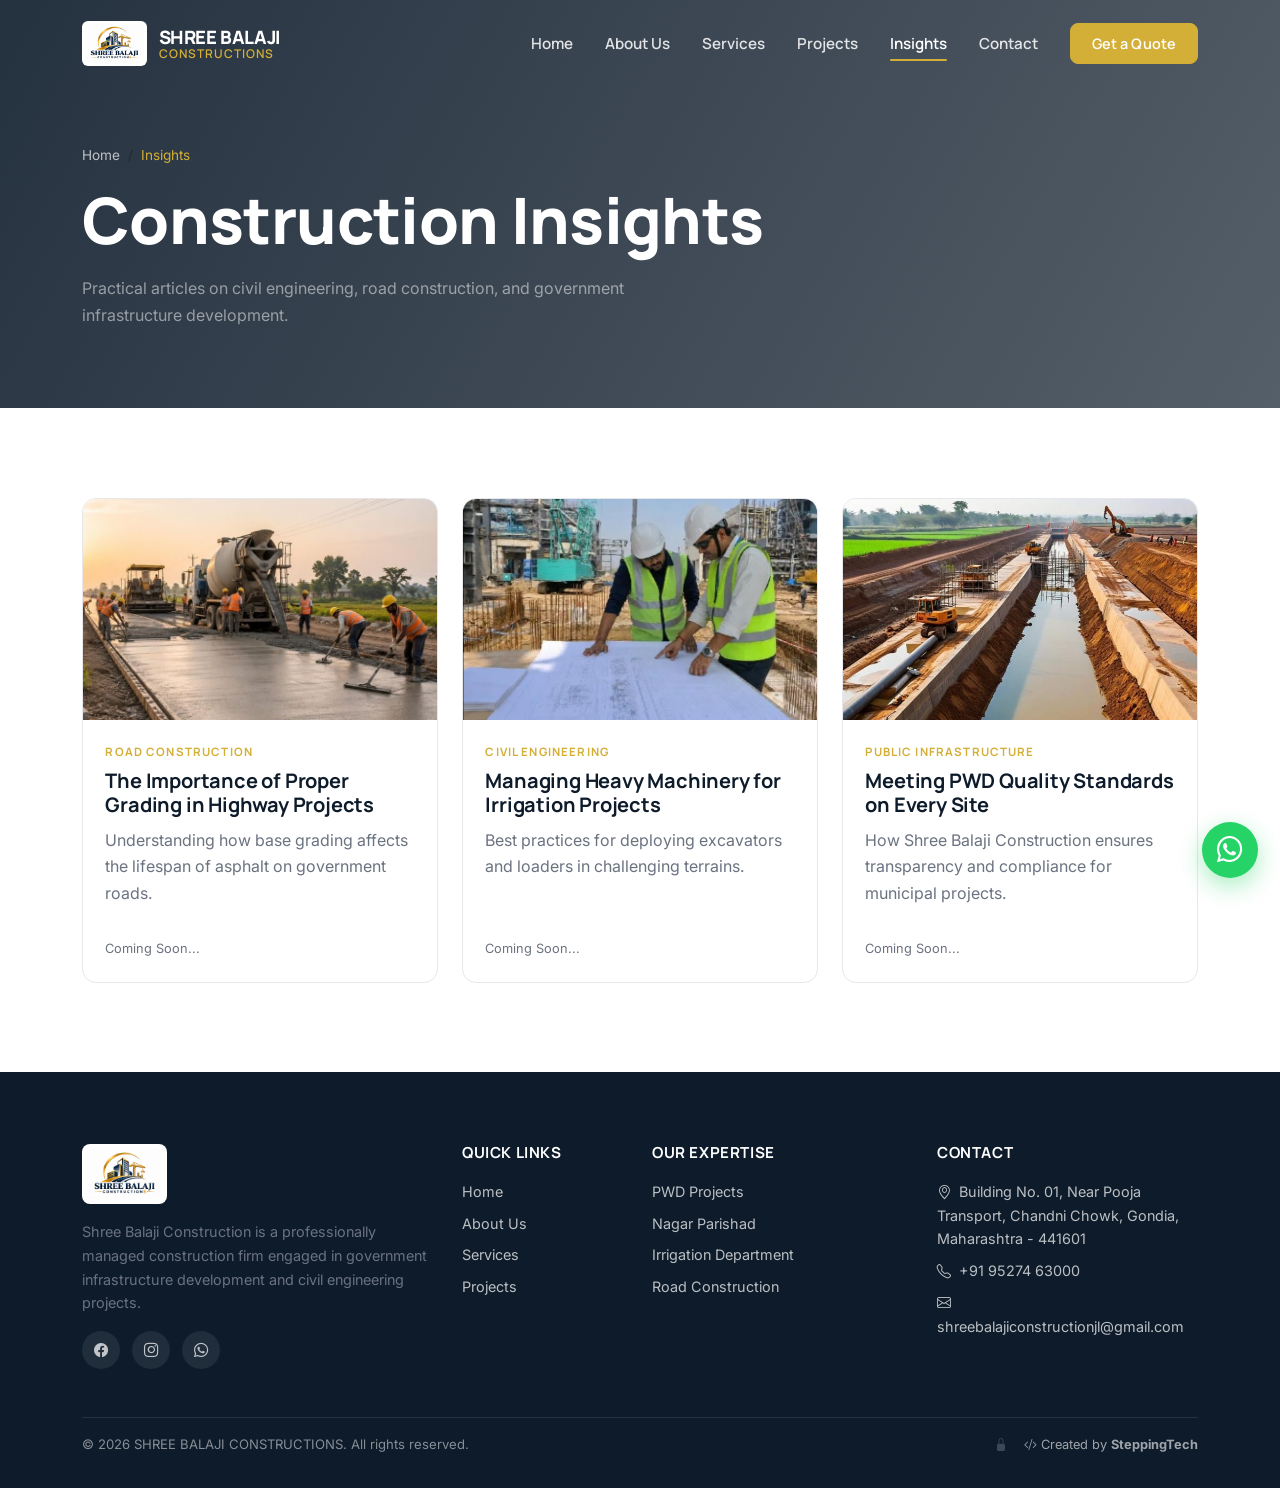
<file: insights.html>
<!DOCTYPE html>
<html lang="en">
<head>
  <meta charset="UTF-8"><meta name="viewport" content="width=device-width, initial-scale=1">
  <title>Construction Insights | Shree Balaji Constructions</title>
  <link href="https://cdn.jsdelivr.net/npm/bootstrap@5.3.3/dist/css/bootstrap.min.css" rel="stylesheet">
  <link href="https://cdn.jsdelivr.net/npm/bootstrap-icons@1.11.3/font/bootstrap-icons.min.css" rel="stylesheet">
  <link href="../CSS/style.css" rel="stylesheet">
</head>
<body data-page="insights">
<div id="navbar-slot"></div>

<section class="page-hero">
  <div class="container">
    <nav aria-label="breadcrumb"><ol class="breadcrumb"><li class="breadcrumb-item"><a href="index.html">Home</a></li><li class="breadcrumb-item active">Insights</li></ol></nav>
    <h1 class="mt-3">Construction Insights</h1>
    <p class="text-white-50 mt-3" style="max-width:600px;">Practical articles on civil engineering, road construction, and government infrastructure development.</p>
  </div>
</section>

<section class="section">
  <div class="container">
    <div class="row g-4 mobile-x-scroll">
      
      <!-- ARTICLE 1 -->
      <div class="col-md-6 col-lg-4">
        <a class="article-card" href="#">
          <div class="thumb"><img src="../images/img8.jpeg" alt="Road Construction" loading="lazy"></div>
          <div class="body">
            <div class="cat">Road Construction</div>
            <h5>The Importance of Proper Grading in Highway Projects</h5>
            <p>Understanding how base grading affects the lifespan of asphalt on government roads.</p>
            <div class="date">Coming Soon...</div>
          </div>
        </a>
      </div>

      <!-- ARTICLE 2 -->
      <div class="col-md-6 col-lg-4">
        <a class="article-card" href="#">
          <div class="thumb"><img src="../images/img6.jpeg" alt="Heavy Machinery" loading="lazy"></div>
          <div class="body">
            <div class="cat">Civil Engineering</div>
            <h5>Managing Heavy Machinery for Irrigation Projects</h5>
            <p>Best practices for deploying excavators and loaders in challenging terrains.</p>
            <div class="date">Coming Soon...</div>
          </div>
        </a>
      </div>

      <!-- ARTICLE 3 -->
      <div class="col-md-6 col-lg-4">
        <a class="article-card" href="#">
          <div class="thumb"><img src="../images/img11.jpeg" alt="Government Projects" loading="lazy"></div>
          <div class="body">
            <div class="cat">Public Infrastructure</div>
            <h5>Meeting PWD Quality Standards on Every Site</h5>
            <p>How Shree Balaji Construction ensures transparency and compliance for municipal projects.</p>
            <div class="date">Coming Soon...</div>
          </div>
        </a>
      </div>

    </div>
  </div>
</section>

<div id="footer-slot"></div>
<script src="https://cdn.jsdelivr.net/npm/bootstrap@5.3.3/dist/js/bootstrap.bundle.min.js"></script>
<script src="../JS/main.js"></script>
</body>
</html>
</file>
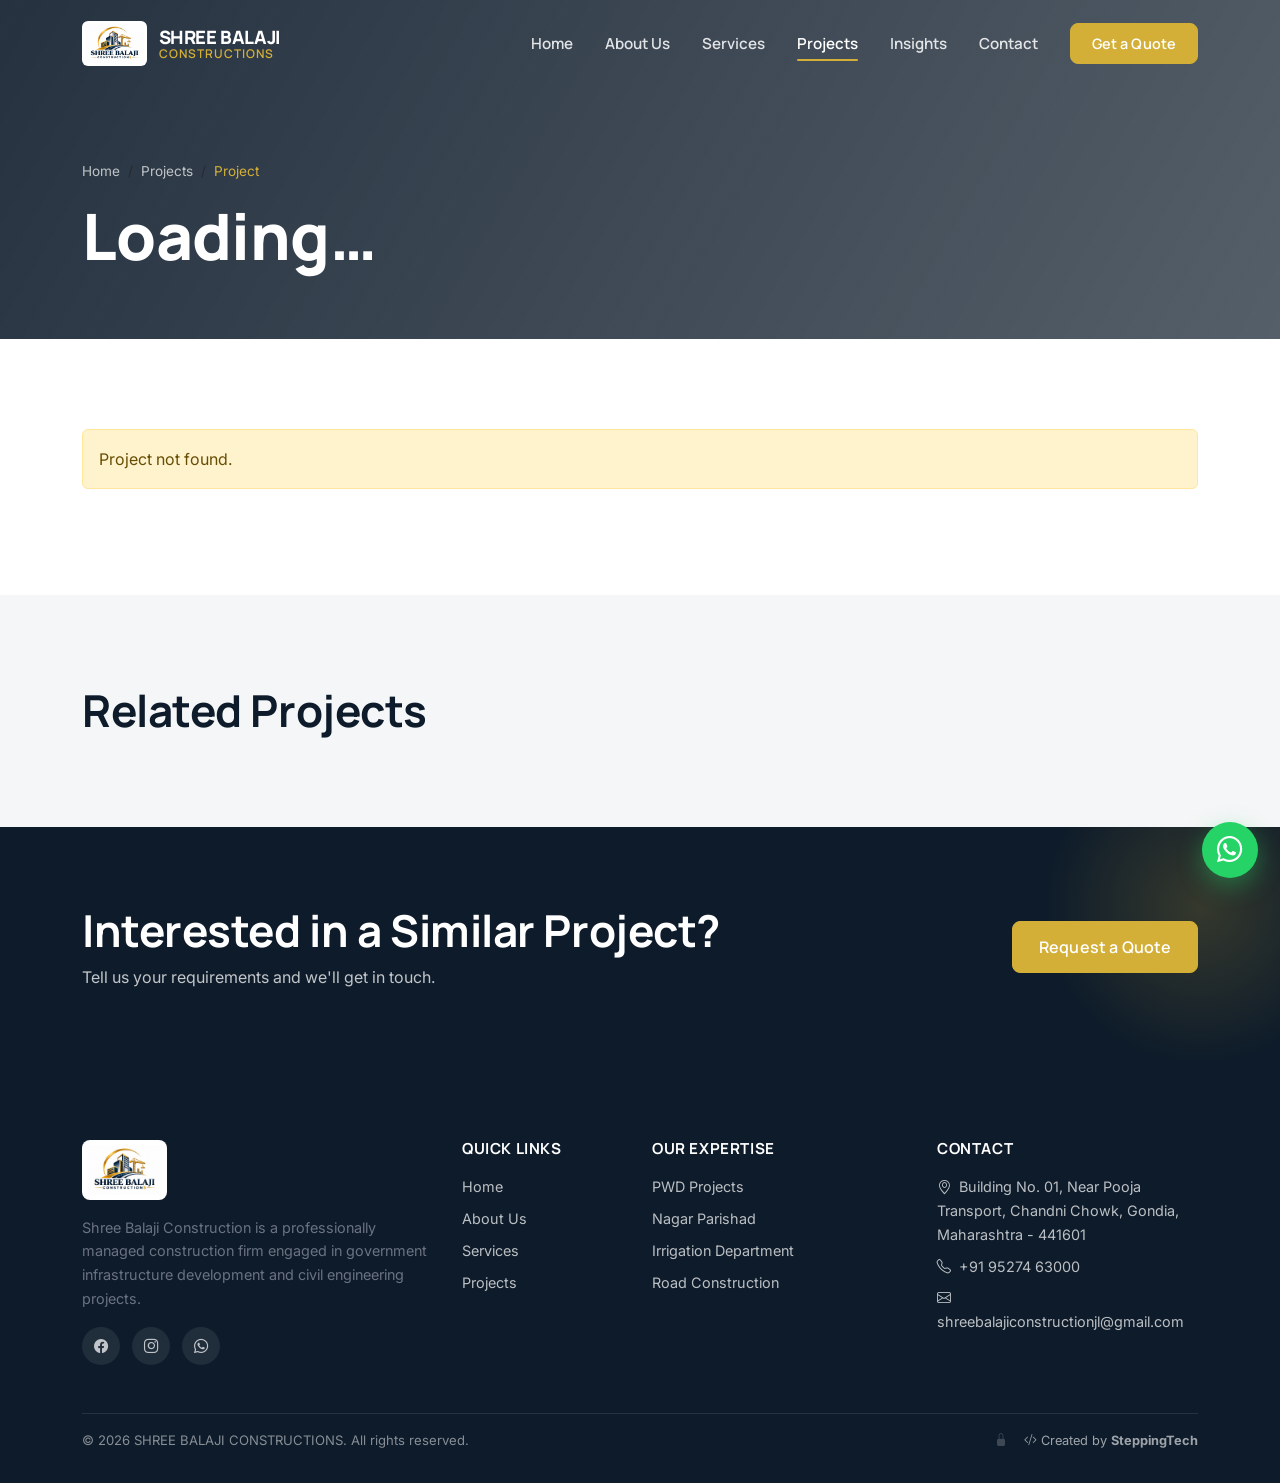
<file: project-details.html>
<!DOCTYPE html>
<html lang="en">
<head>
  <meta charset="UTF-8"><meta name="viewport" content="width=device-width, initial-scale=1">
  <title>Project Details | Shree Balaji Constructions</title>
  <meta name="description" content="Detailed project information by Shree Balaji Constructions.">
  <link href="https://cdn.jsdelivr.net/npm/bootstrap@5.3.3/dist/css/bootstrap.min.css" rel="stylesheet">
  <link href="https://cdn.jsdelivr.net/npm/bootstrap-icons@1.11.3/font/bootstrap-icons.min.css" rel="stylesheet">
  <link href="../CSS/style.css" rel="stylesheet">
</head>
<body data-page="projects">
<div id="navbar-slot"></div>

<section class="page-hero" id="pdHero" style="padding:10rem 0 3rem">
  <div class="container">
    <nav aria-label="breadcrumb"><ol class="breadcrumb"><li class="breadcrumb-item"><a href="index.html">Home</a></li><li class="breadcrumb-item"><a href="projects.html">Projects</a></li><li class="breadcrumb-item active" id="pdCrumb">Project</li></ol></nav>
    <h1 class="mt-3" id="pdTitle">Loading…</h1>
    <p class="text-white-50" id="pdMeta"></p>
  </div>
</section>

<section class="section">
  <div class="container" id="pdContent">
    <div class="alert alert-warning">Loading project details…</div>
  </div>
</section>

<section class="section section-bg">
  <div class="container">
    <h2 class="mb-4">Related Projects</h2>
    <div class="row g-4" id="pdRelated"></div>
  </div>
</section>

<section class="cta-band">
  <div class="container"><div class="row align-items-center g-4">
    <div class="col-lg-8"><h2>Interested in a Similar Project?</h2><p class="mt-2 mb-0">Tell us your requirements and we'll get in touch.</p></div>
    <div class="col-lg-4 text-lg-end"><a class="btn btn-accent" href="contact.html">Request a Quote</a></div>
  </div></div>
</section>

<div id="footer-slot"></div>
<script src="https://cdn.jsdelivr.net/npm/bootstrap@5.3.3/dist/js/bootstrap.bundle.min.js"></script>
<script src="../JS/main.js"></script>
<script type="module" src="../JS/project-details.js"></script>
</body>
</html>
</file>
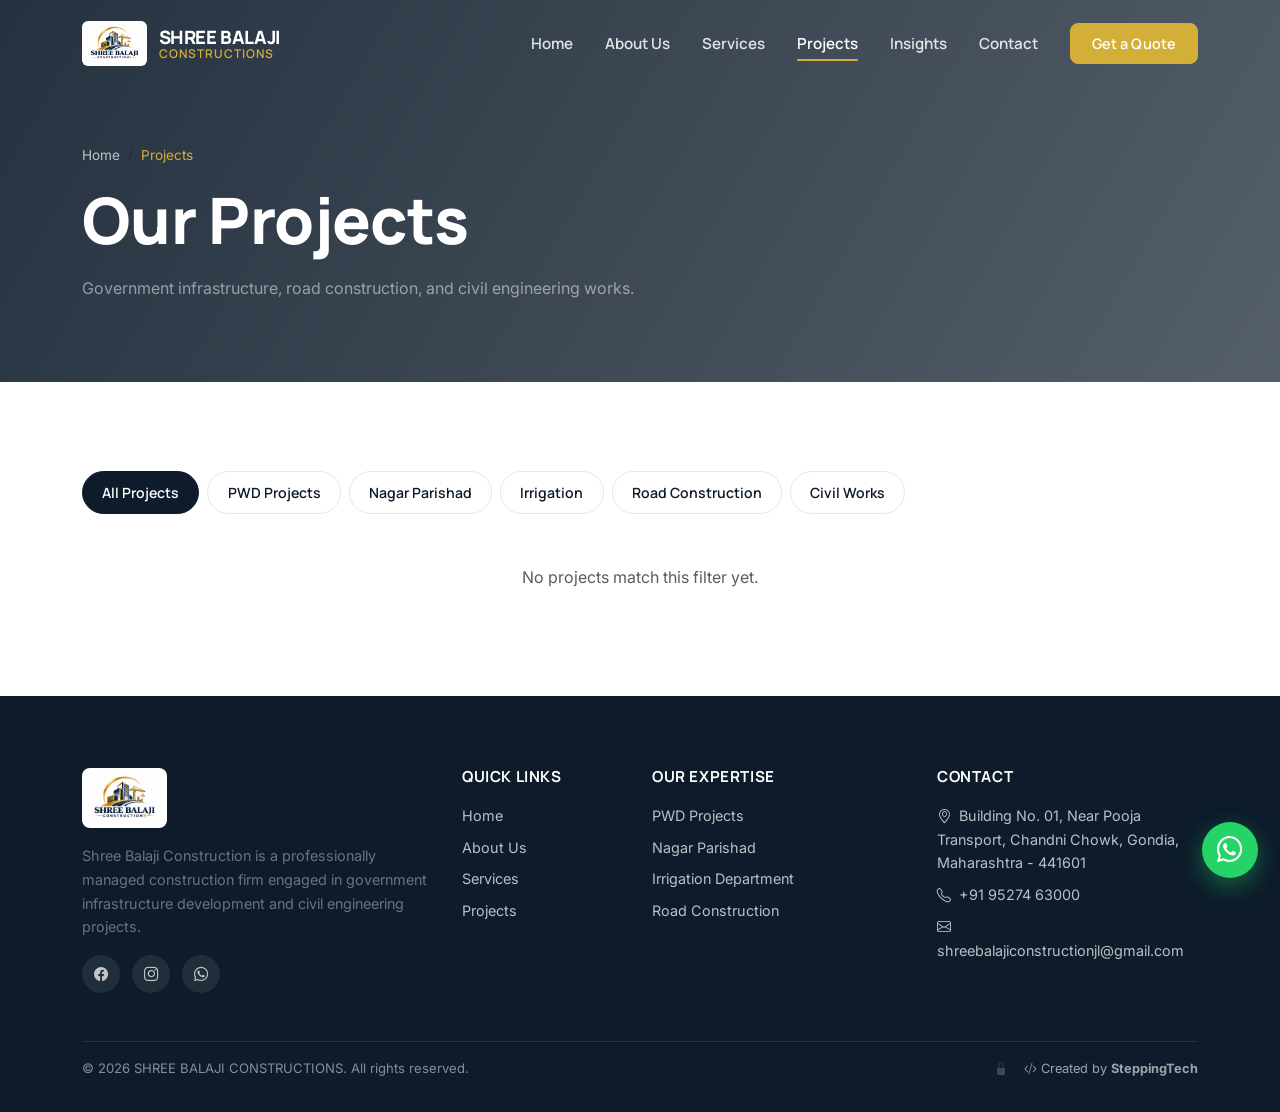
<file: projects.html>
<!DOCTYPE html>
<html lang="en">
<head>
  <meta charset="UTF-8"><meta name="viewport" content="width=device-width, initial-scale=1">
  <title>Our Projects | Shree Balaji Constructions</title>
  <link href="https://cdn.jsdelivr.net/npm/bootstrap@5.3.3/dist/css/bootstrap.min.css" rel="stylesheet">
  <link href="https://cdn.jsdelivr.net/npm/bootstrap-icons@1.11.3/font/bootstrap-icons.min.css" rel="stylesheet">
  <link href="../CSS/style.css" rel="stylesheet">
</head>
<body data-page="projects">

<div id="navbar-slot"></div>

<section class="page-hero">
  <div class="container">
    <nav aria-label="breadcrumb"><ol class="breadcrumb"><li class="breadcrumb-item"><a href="index.html">Home</a></li><li class="breadcrumb-item active">Projects</li></ol></nav>
    <h1 class="mt-3">Our Projects</h1>
    <p class="text-white-50 mt-3">Government infrastructure, road construction, and civil engineering works.</p>
  </div>
</section>

<section class="section">
  <div class="container">
    
    <!-- UPDATED: Filter pills for Shree Balaji Categories -->
    <div class="filter-pills" role="group" aria-label="Project filters" style="overflow-x:auto; flex-wrap:nowrap; justify-content:flex-start; padding-bottom:10px;">
      <button class="active" data-filter="all" style="white-space:nowrap;">All Projects</button>
      <button data-filter="PWD Project" style="white-space:nowrap;">PWD Projects</button>
      <button data-filter="Nagar Parishad" style="white-space:nowrap;">Nagar Parishad</button>
      <button data-filter="Irrigation Department" style="white-space:nowrap;">Irrigation</button>
      <button data-filter="Road Construction" style="white-space:nowrap;">Road Construction</button>
      <button data-filter="Civil Works" style="white-space:nowrap;">Civil Works</button>
    </div>
    
    <!-- Project Grid -->
    <div class="row g-4 mobile-x-scroll" id="projectGrid"></div>
    
    <!-- Empty State -->
    <div class="text-center mt-4 d-none" id="noResults"><p class="text-muted">No projects match this filter yet.</p></div>
  </div>
</section>

<div id="footer-slot"></div>

<script src="https://cdn.jsdelivr.net/npm/bootstrap@5.3.3/dist/js/bootstrap.bundle.min.js"></script>
<script src="../JS/main.js"></script>
<script type="module">
  import { fetchProjects } from '../JS/google-sheet-api.js';
  
  document.addEventListener("DOMContentLoaded", async () => {
    const grid = document.getElementById("projectGrid");
    if (!grid) return;

    // Fetch projects from Google Sheet
    const projects = await fetchProjects();
    const empty = document.getElementById("noResults");
    let currentFilter = "all";

    function render() {
        // Filter logic
        const list = projects.filter(p => {
            if (currentFilter === "all") return true;
            return p.Category === currentFilter;
        });

        // Render HTML
        grid.innerHTML = list.map(p => `
            <div class="col-md-6 col-lg-4 project-item" data-reveal>
                <a class="project-card" href="project-details.html?project=${encodeURIComponent(p.Slug)}">
                    <img src="${p.Cover}" alt="${p.Title}" loading="lazy">
                    <span class="badge-status ${p.Status==='Completed'?'badge-completed':'badge-ongoing'}">${p.Status}</span>
                    <div class="overlay">
                        <h5>${p.Title}</h5>
                        <div class="meta"><span>${p.Category}</span><span>${p.Location}</span></div>
                    </div>
                </a>
            </div>`).join("");
        
        // Show/hide empty message
        empty.classList.toggle("d-none", list.length > 0);
        
        // Trigger animation
        if (window.revealDynamicElements) {
            window.revealDynamicElements();
        }
    }

    // Add click events to filter buttons
    document.querySelectorAll(".filter-pills button").forEach(btn => {
        btn.addEventListener("click", () => {
            document.querySelectorAll(".filter-pills button").forEach(b => b.classList.remove("active"));
            btn.classList.add("active");
            currentFilter = btn.dataset.filter;
            render();
        });
    });

    // Initial render
    render();
  });
</script>
</body>
</html>
</file>
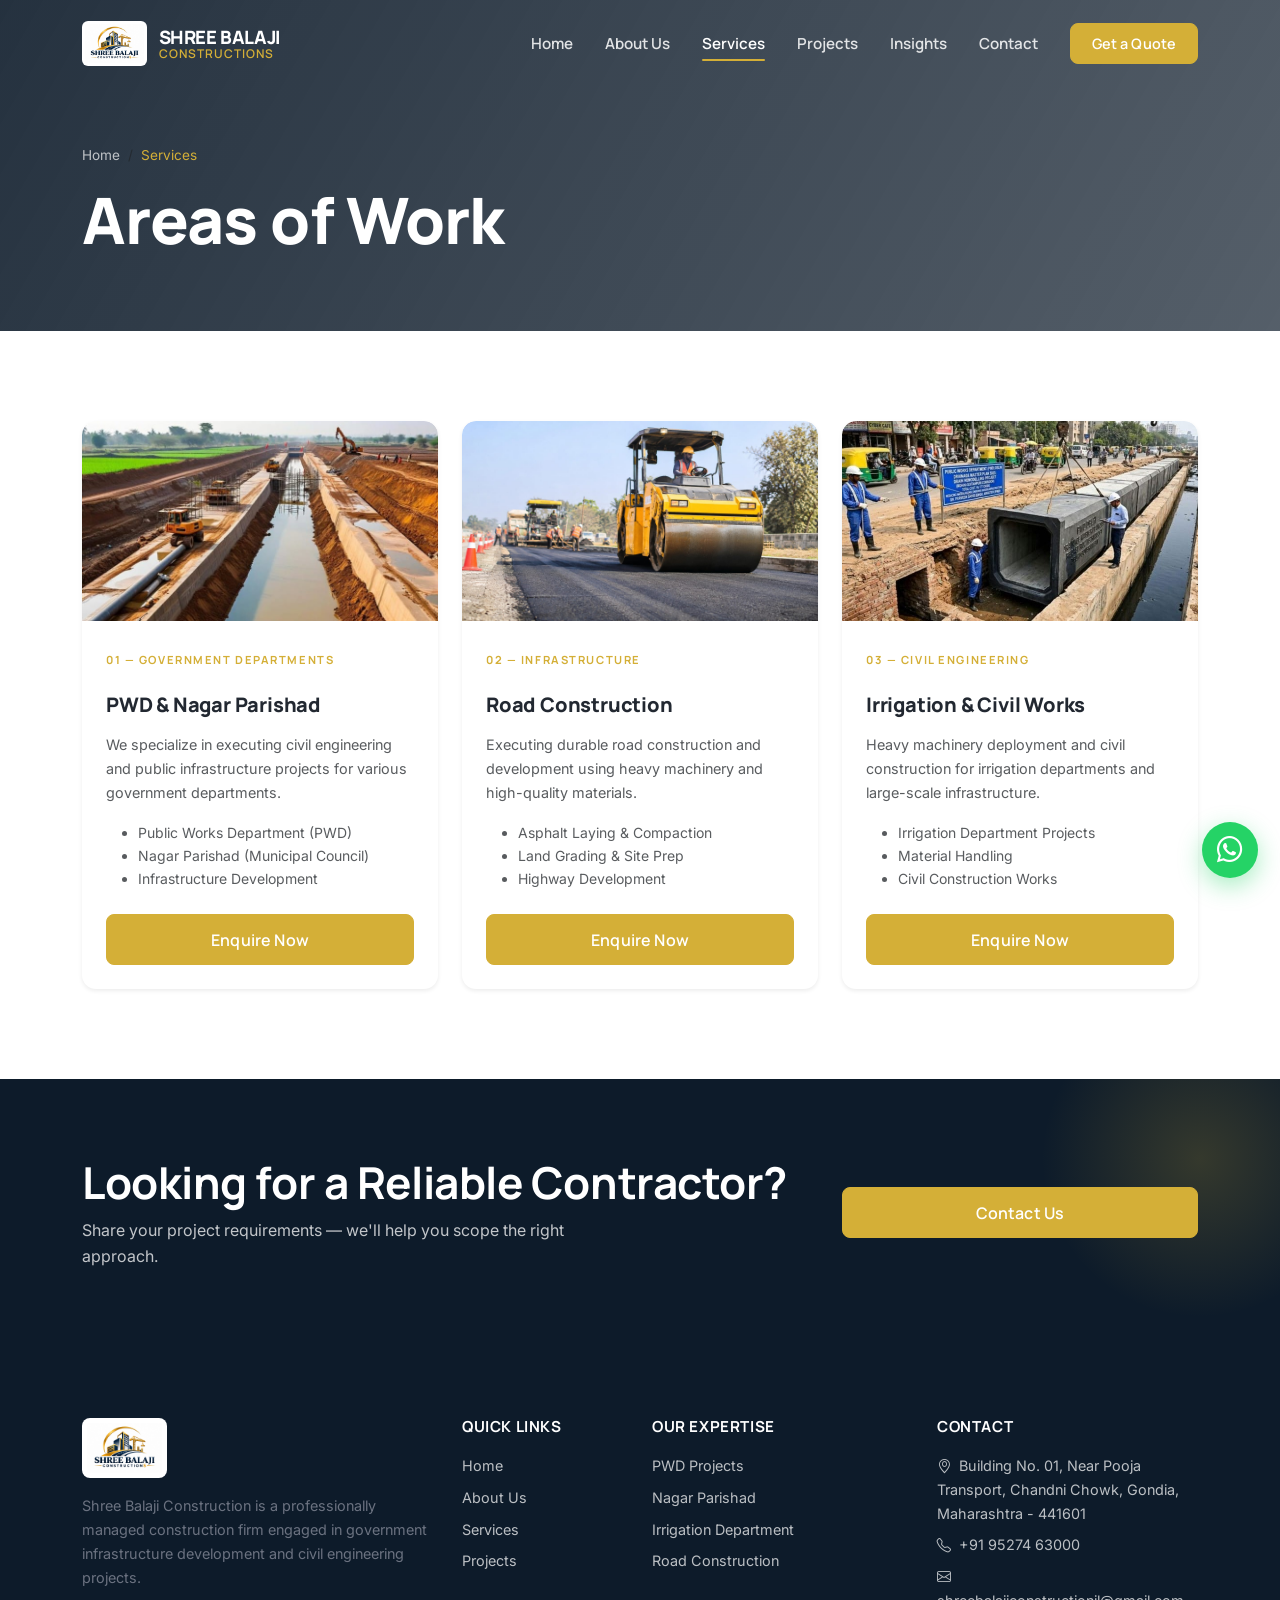
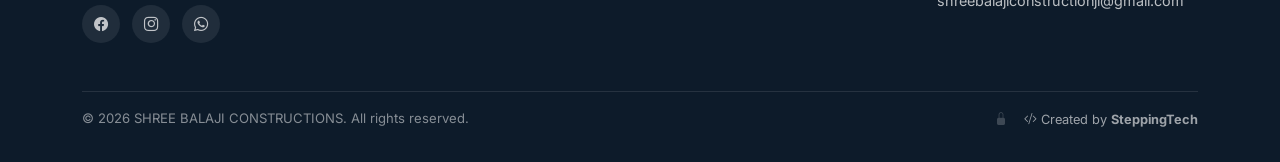
<file: services.html>
<!DOCTYPE html>
<html lang="en">
<head>
  <meta charset="UTF-8"><meta name="viewport" content="width=device-width, initial-scale=1">
  <title>Our Services | Shree Balaji Constructions</title>
  <link href="https://cdn.jsdelivr.net/npm/bootstrap@5.3.3/dist/css/bootstrap.min.css" rel="stylesheet">
  <link href="https://cdn.jsdelivr.net/npm/bootstrap-icons@1.11.3/font/bootstrap-icons.min.css" rel="stylesheet">
  <link href="../CSS/style.css" rel="stylesheet">
</head>
<body data-page="services">

<div id="navbar-slot"></div>

<section class="page-hero">
  <div class="container">
    <nav aria-label="breadcrumb"><ol class="breadcrumb"><li class="breadcrumb-item"><a href="index.html">Home</a></li><li class="breadcrumb-item active">Services</li></ol></nav>
    <h1 class="mt-3">Areas of Work</h1>
  </div>
</section>

<section class="section">
  <div class="container">
    
    <!--  X-AXIS SCROLL ROW -->
    <div class="row g-4 mobile-x-scroll">
      
      <!-- CARD 1: PWD & MUNICIPAL -->
      <div class="col-md-6 col-lg-4">
        <div class="card-feature h-100 bg-white border-0 shadow-sm">
          <img src="../images/img11.jpeg" class="card-img" alt="PWD" style="border-radius: 14px 14px 0 0; height: 200px; object-fit: cover;">
          <div class="card-body p-4">
            <span class="eyebrow" style="font-size: 0.7rem;">01 — Government Departments</span>
            <h3 class="h5 mt-2 mb-3" style="font-weight: 800;">PWD & Nagar Parishad</h3>
            <p class="text-muted" style="font-size: 0.9rem;">We specialize in executing civil engineering and public infrastructure projects for various government departments.</p>
            <ul class="text-muted small mb-4">
              <li>Public Works Department (PWD)</li>
              <li>Nagar Parishad (Municipal Council)</li>
              <li>Infrastructure Development</li>
            </ul>
            <a class="btn btn-accent w-100 mt-auto" href="contact.html">Enquire Now</a>
          </div>
        </div>
      </div>

      <!-- CARD 2: ROAD CONSTRUCTION -->
      <div class="col-md-6 col-lg-4">
        <div class="card-feature h-100 bg-white border-0 shadow-sm">
          <img src="../images/img4.jpeg" class="card-img" alt="Roads" style="border-radius: 14px 14px 0 0; height: 200px; object-fit: cover;">
          <div class="card-body p-4">
            <span class="eyebrow" style="font-size: 0.7rem;">02 — Infrastructure</span>
            <h3 class="h5 mt-2 mb-3" style="font-weight: 800;">Road Construction</h3>
            <p class="text-muted" style="font-size: 0.9rem;">Executing durable road construction and development using heavy machinery and high-quality materials.</p>
            <ul class="text-muted small mb-4">
              <li>Asphalt Laying & Compaction</li>
              <li>Land Grading & Site Prep</li>
              <li>Highway Development</li>
            </ul>
            <a class="btn btn-accent w-100 mt-auto" href="contact.html">Enquire Now</a>
          </div>
        </div>
      </div>

      <!-- CARD 3: IRRIGATION & CIVIL -->
      <div class="col-md-6 col-lg-4">
        <div class="card-feature h-100 bg-white border-0 shadow-sm">
          <img src="../images/img5.jpeg" class="card-img" alt="Irrigation" style="border-radius: 14px 14px 0 0; height: 200px; object-fit: cover;">
          <div class="card-body p-4">
            <span class="eyebrow" style="font-size: 0.7rem;">03 — Civil Engineering</span>
            <h3 class="h5 mt-2 mb-3" style="font-weight: 800;">Irrigation & Civil Works</h3>
            <p class="text-muted" style="font-size: 0.9rem;">Heavy machinery deployment and civil construction for irrigation departments and large-scale infrastructure.</p>
            <ul class="text-muted small mb-4">
              <li>Irrigation Department Projects</li>
              <li>Material Handling</li>
              <li>Civil Construction Works</li>
            </ul>
            <a class="btn btn-accent w-100 mt-auto" href="contact.html">Enquire Now</a>
          </div>
        </div>
      </div>

    </div>
    <!-- END OF ROW -->

  </div>
</section>

<!-- CTA Section -->
<section class="cta-band">
  <div class="container"><div class="row align-items-center g-4 text-center text-lg-start">
    <div class="col-lg-8" data-reveal><h2>Looking for a Reliable Contractor?</h2><p class="mt-2 mb-0">Share your project requirements — we'll help you scope the right approach.</p></div>
    <div class="col-lg-4 text-lg-end" data-reveal><a class="btn btn-accent w-100 w-sm-auto" href="contact.html">Contact Us</a></div>
  </div></div>
</section>

<div id="footer-slot"></div>
<script src="https://cdn.jsdelivr.net/npm/bootstrap@5.3.3/dist/js/bootstrap.bundle.min.js"></script>
<script src="../JS/main.js"></script>
</body>
</html>
</file>
<file: CSS/style.css>
/* ============================================================
   SHREE BALAJI CONSTRUCTIONS — Master Stylesheet
   ============================================================ */

/* 1. Base & Variables */
@import url('https://fonts.googleapis.com/css2?family=Inter:wght@400;500;600&family=Manrope:wght@500;600;700;800&display=swap');
@import url('base.css');

/* 2. Components */
@import url('navbar.css');
@import url('hero.css');
@import url('buttons.css');
@import url('cards.css');

/* 3. Page Sections */
@import url('sections.css');

/* 4. Forms & Footer */
@import url('forms.css');
@import url('footer.css');

/* 5. Utilities & Responsive */
@import url('utilities.css');
@import url('responsive.css');
</file>
